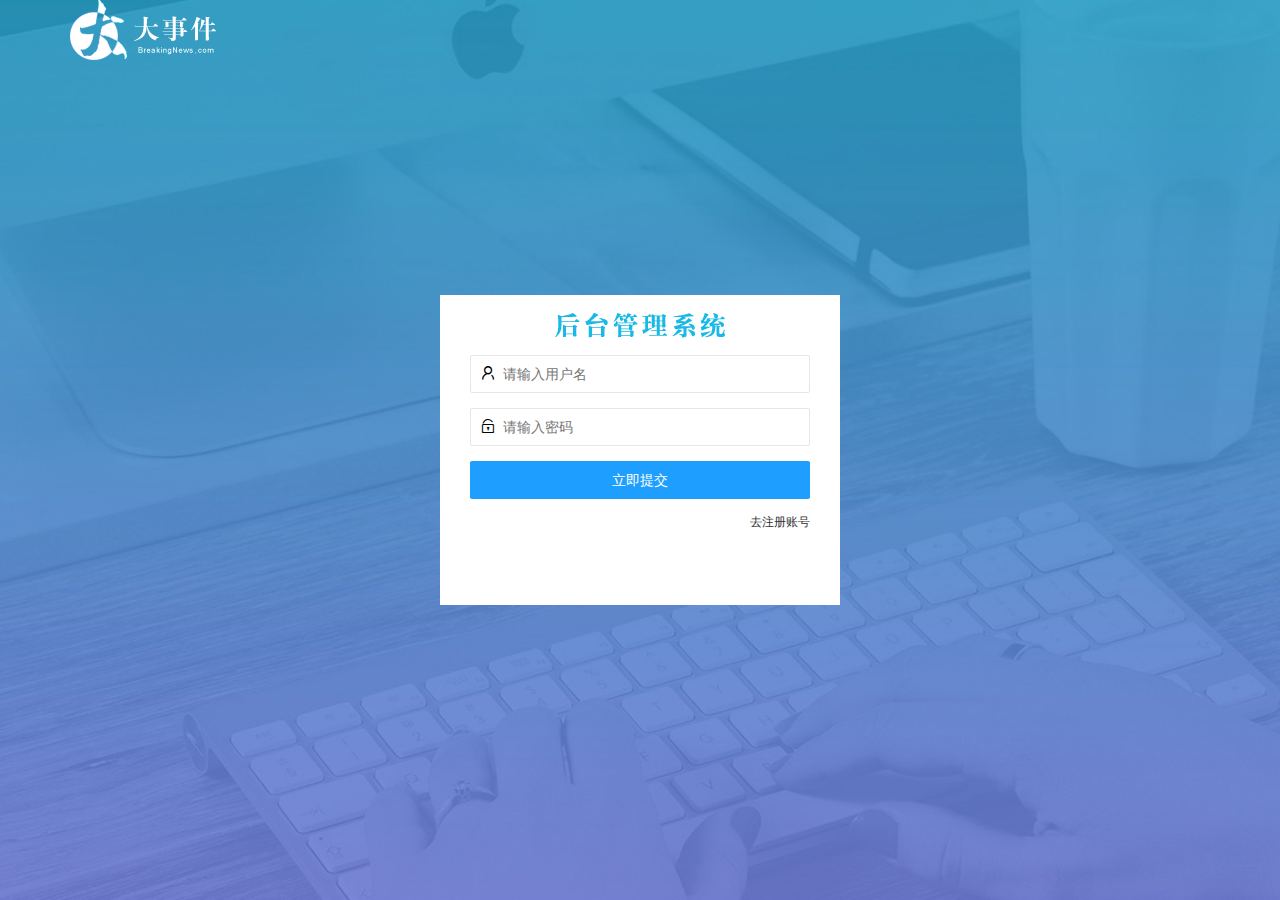
<file: login.html>
<!DOCTYPE html>
<html lang="en">
<head>
  <meta charset="UTF-8">
  <meta http-equiv="X-UA-Compatible" content="IE=edge">
  <meta name="viewport" content="width=device-width, initial-scale=1.0">
  <title>登录/注册</title>
  <link rel="stylesheet" href="./assets/lib/layui/css/layui.css">
  <link rel="stylesheet" href="./assets/css/login.css">
</head>
<body>
  <!-- logo区域 -->
  <div class="layui-main">
    <img src="./assets/images/logo.png">
  </div>

  <!-- 登录注册区域 -->
  <div class="login">
    <!-- 标题区域 -->
    <div class="title"></div>
    <!-- 登录表单内容 -->
    <div class="login-box">
      <form class="layui-form" id="login-form">
        <div class="layui-form-item">
          <i class="layui-icon layui-icon-username"></i> 
          <input type="text" name="username" required lay-verify="required" placeholder="请输入用户名" autocomplete="off" class="layui-input">
        </div>
        <div class="layui-form-item">
          <i class="layui-icon layui-icon-password"></i> 
          <input type="password" name="password" required lay-verify="required|pad" placeholder="请输入密码" autocomplete="off" class="layui-input">
        </div>
        <div class="layui-form-item">
          <button class="layui-btn layui-btn-fluid layui-btn-normal" lay-submit>立即提交</button>
        </div>
        <div class="layui-form-item btn-box">
          <a href="javascript:;" class="reg-btn">去注册账号</a>
        </div>
      </form>
    </div>
    <!-- 注册表单内容 -->
    <div class="reg-box">
      <form class="layui-form" id="reg-form">
        <div class="layui-form-item">
          <i class="layui-icon layui-icon-username"></i> 
          <input type="text" name="username" required lay-verify="required" placeholder="请输入用户名" autocomplete="off" class="layui-input">
        </div>
        <div class="layui-form-item">
          <i class="layui-icon layui-icon-password"></i> 
          <input type="password" name="password" required lay-verify="required|pad" placeholder="请输入密码" autocomplete="off" class="layui-input">
        </div>
        <div class="layui-form-item">
          <i class="layui-icon layui-icon-password"></i> 
          <input type="password" name="confirm-pad" lay-verify="required|pad|copad" required placeholder="再次确认密码" autocomplete="off" class="layui-input">
        </div>
        <div class="layui-form-item">
          <button class="layui-btn layui-btn-fluid layui-btn-normal" lay-submit>注册</button>
        </div>
        <div class="layui-form-item btn-box">
          <a href="javascript:;" class="login-btn">去登录</a>
        </div>
      </form>
    </div>
  </div>

  <script src="./assets/lib/layui/layui.all.js"></script>
  <script src="./assets/lib/jquery.js"></script>
  <!-- 自动拼接地址 js -->
  <script src="./assets/js/baseApi.js"></script>
  <script src="./assets/js/login.js"></script>
</body>
</html>
</file>
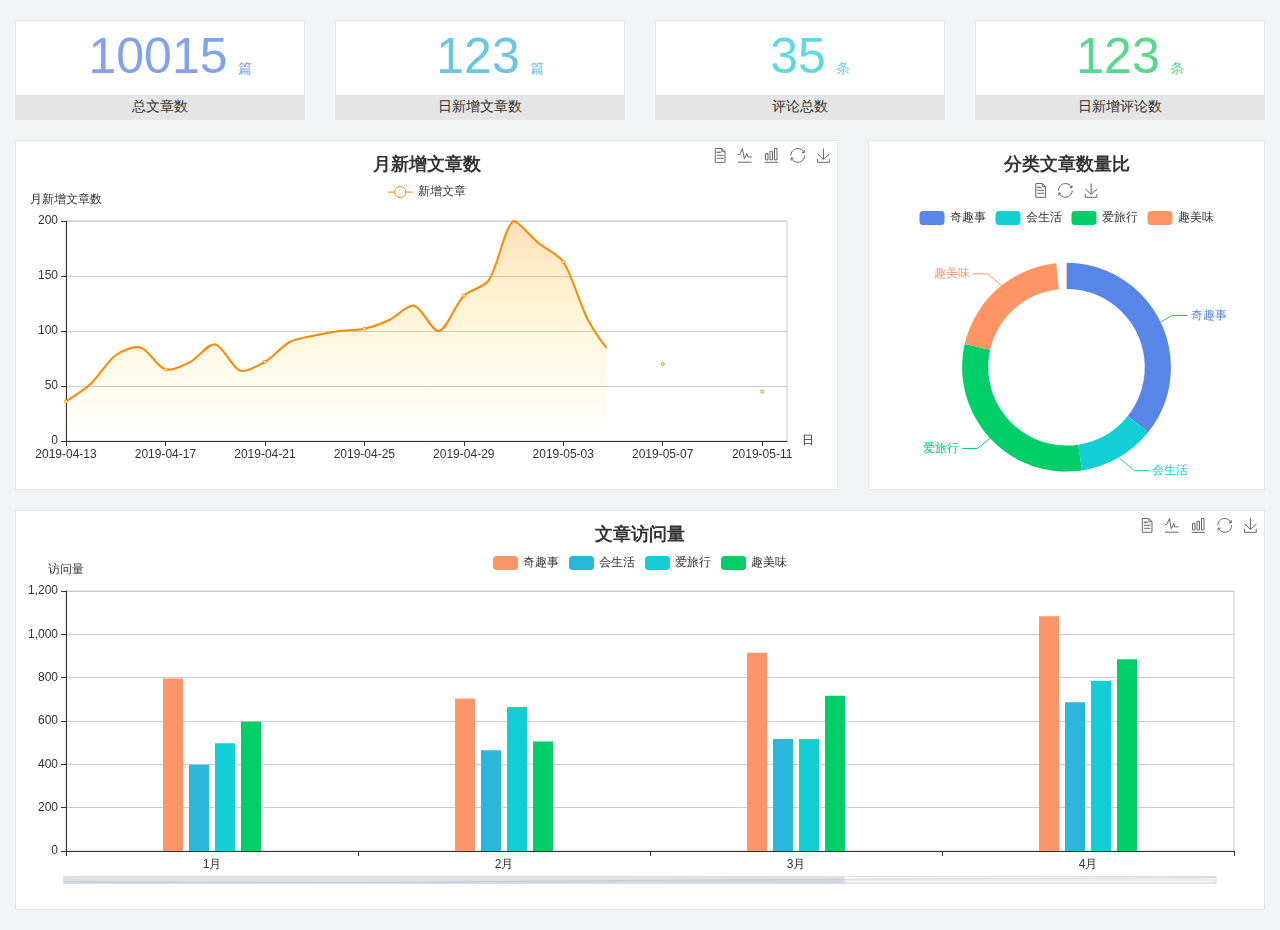
<file: home/dashboard.html>
<!DOCTYPE html>
<html lang="en">

<head>
  <meta charset="UTF-8">
  <meta name="viewport" content="width=device-width, initial-scale=1.0">
  <meta http-equiv="X-UA-Compatible" content="ie=edge">
  <title>图表统计</title>
  <link rel="stylesheet" href="../assets/lib/bootstrap.css" />
  <link rel="stylesheet" href="../assets/lib/main.css" />
  <script src="../assets/lib/jquery.js"></script>
  <script type="text/javascript" src="../assets/lib/echarts.min.js"></script>
</head>

<body>
  <div class="container-fluid">
    <div class="row spannel_list">
      <div class="col-sm-3 col-xs-6">
        <div class="spannel">
          <em>10015</em><span>篇</span>
          <b>总文章数</b>
        </div>
      </div>
      <div class="col-sm-3 col-xs-6">
        <div class="spannel scolor01">
          <em>123</em><span>篇</span>
          <b>日新增文章数</b>
        </div>
      </div>
      <div class="col-sm-3 col-xs-6">
        <div class="spannel scolor02">
          <em>35</em><span>条</span>
          <b>评论总数</b>
        </div>
      </div>
      <div class="col-sm-3 col-xs-6">
        <div class="spannel scolor03">
          <em>123</em><span>条</span>
          <b>日新增评论数</b>
        </div>
      </div>
    </div>
  </div>

  <div class="container-fluid">
    <div class="row curve-pie">
      <div class="col-lg-8 col-md-8">
        <div class="gragh_pannel" id="curve_show"></div>
      </div>
      <div class="col-lg-4 col-md-4">
        <div class="gragh_pannel" id="pie_show"></div>
      </div>
    </div>
  </div>

  <div class="container-fluid">
    <div class="column_pannel" id="column_show"></div>
  </div>

  <script>
    var oChart = echarts.init(document.getElementById('curve_show'));
    var aList_all = [
      { 'count': 36, 'date': '2019-04-13' },
      { 'count': 52, 'date': '2019-04-14' },
      { 'count': 78, 'date': '2019-04-15' },
      { 'count': 85, 'date': '2019-04-16' },
      { 'count': 65, 'date': '2019-04-17' },
      { 'count': 72, 'date': '2019-04-18' },
      { 'count': 88, 'date': '2019-04-19' },
      { 'count': 64, 'date': '2019-04-20' },
      { 'count': 72, 'date': '2019-04-21' },
      { 'count': 90, 'date': '2019-04-22' },
      { 'count': 96, 'date': '2019-04-23' },
      { 'count': 100, 'date': '2019-04-24' },
      { 'count': 102, 'date': '2019-04-25' },
      { 'count': 110, 'date': '2019-04-26' },
      { 'count': 123, 'date': '2019-04-27' },
      { 'count': 100, 'date': '2019-04-28' },
      { 'count': 132, 'date': '2019-04-29' },
      { 'count': 146, 'date': '2019-04-30' },
      { 'count': 200, 'date': '2019-05-01' },
      { 'count': 180, 'date': '2019-05-02' },
      { 'count': 163, 'date': '2019-05-03' },
      { 'count': 110, 'date': '2019-05-04' },
      { 'count': 80, 'date': '2019-05-05' },
      { 'count': 82, 'date': '2019-05-06' },
      { 'count': 70, 'date': '2019-05-07' },
      { 'count': 65, 'date': '2019-05-08' },
      { 'count': 54, 'date': '2019-05-09' },
      { 'count': 40, 'date': '2019-05-10' },
      { 'count': 45, 'date': '2019-05-11' },
      { 'count': 38, 'date': '2019-05-12' },
    ];

    let aCount = [];
    let aDate = [];

    for (var i = 0; i < aList_all.length; i++) {
      aCount.push(aList_all[i].count);
      aDate.push(aList_all[i].date);
    }

    var chartopt = {
      title: {
        text: '月新增文章数',
        left: 'center',
        top: '10'
      },
      tooltip: {
        trigger: 'axis'
      },
      legend: {
        data: ['新增文章'],
        top: '40'
      },
      toolbox: {
        show: true,
        feature: {
          mark: { show: true },
          dataView: { show: true, readOnly: false },
          magicType: { show: true, type: ['line', 'bar'] },
          restore: { show: true },
          saveAsImage: { show: true }
        }
      },
      calculable: true,
      xAxis: [
        {
          name: '日',
          type: 'category',
          boundaryGap: false,
          data: aDate
        }
      ],
      yAxis: [
        {
          name: '月新增文章数',
          type: 'value'
        }
      ],
      series: [
        {
          name: '新增文章',
          type: 'line',
          smooth: true,
          itemStyle: { normal: { areaStyle: { type: 'default' }, color: '#f80' }, lineStyle: { color: '#f80' } },
          data: aCount
        }],
      areaStyle: {
        normal: {
          color: new echarts.graphic.LinearGradient(0, 0, 0, 1, [{
            offset: 0,
            color: 'rgba(255,136,0,0.39)'
          }, {
            offset: .34,
            color: 'rgba(255,180,0,0.25)'
          }, {
            offset: 1,
            color: 'rgba(255,222,0,0.00)'
          }])

        }
      },
      grid: {
        show: true,
        x: 50,
        x2: 50,
        y: 80,
        height: 220
      }
    };

    oChart.setOption(chartopt);


    var oPie = echarts.init(document.getElementById('pie_show'));
    var oPieopt =
    {
      title: {
        top: 10,
        text: '分类文章数量比',
        x: 'center'
      },
      tooltip: {
        trigger: 'item',
        formatter: "{a} <br/>{b} : {c} ({d}%)"
      },
      color: ['#5885e8', '#13cfd5', '#00ce68', '#ff9565'],
      legend: {
        x: 'center',
        top: 65,
        data: ['奇趣事', '会生活', '爱旅行', '趣美味']
      },
      toolbox: {
        show: true,
        x: 'center',
        top: 35,
        feature: {
          mark: { show: true },
          dataView: { show: true, readOnly: false },
          magicType: {
            show: true,
            type: ['pie', 'funnel'],
            option: {
              funnel: {
                x: '25%',
                width: '50%',
                funnelAlign: 'left',
                max: 1548
              }
            }
          },
          restore: { show: true },
          saveAsImage: { show: true }
        }
      },
      calculable: true,
      series: [
        {
          name: '访问来源',
          type: 'pie',
          radius: ['45%', '60%'],
          center: ['50%', '65%'],
          data: [
            { value: 300, name: '奇趣事' },
            { value: 100, name: '会生活' },
            { value: 260, name: '爱旅行' },
            { value: 180, name: '趣美味' }
          ]
        }
      ]
    };
    oPie.setOption(oPieopt);



    var oColumn = this.echarts.init(document.getElementById('column_show'));
    var oColumnopt =
    {
      title: {
        text: '文章访问量',
        left: 'center',
        top: '10'
      },
      tooltip: {
        trigger: 'axis'
      },
      legend: {
        data: ['奇趣事', '会生活', '爱旅行', '趣美味'],
        top: '40'
      },
      toolbox: {
        show: true,
        feature: {
          mark: { show: true },
          dataView: { show: true, readOnly: false },
          magicType: { show: true, type: ['line', 'bar'] },
          restore: { show: true },
          saveAsImage: { show: true }
        }
      },
      calculable: true,
      xAxis: [
        {
          type: 'category',
          data: ['1月', '2月', '3月', '4月', '5月']
        }
      ],
      yAxis: [
        {
          name: '访问量',
          type: 'value'
        }
      ],
      series: [
        {
          name: '奇趣事',
          type: 'bar',
          barWidth: 20,
          itemStyle: {
            normal: { areaStyle: { type: 'default' }, color: '#fd956a' }
          },
          data: [800, 708, 920, 1090, 1200]
        },
        {
          name: '会生活',
          type: 'bar',
          barWidth: 20,
          itemStyle: {
            normal: { areaStyle: { type: 'default' }, color: '#2bb6db' }
          },
          data: [400, 468, 520, 690, 800]
        },
        {
          name: '爱旅行',
          type: 'bar',
          barWidth: 20,
          itemStyle: {
            normal: { areaStyle: { type: 'default' }, color: '#13cfd5' }
          },
          data: [500, 668, 520, 790, 900]
        },
        {
          name: '趣美味',
          type: 'bar',
          barWidth: 20,
          itemStyle: {
            normal: { areaStyle: { type: 'default' }, color: '#00ce68' }
          },
          data: [600, 508, 720, 890, 1000]
        }
      ],
      grid: {
        show: true,
        x: 50,
        x2: 30,
        y: 80,
        height: 260
      },
      dataZoom: [//给x轴设置滚动条
        {
          start: 0,//默认为0
          end: 100 - 1000 / 31,//默认为100
          type: 'slider',
          show: true,
          xAxisIndex: [0],
          handleSize: 0,//滑动条的 左右2个滑动条的大小
          height: 8,//组件高度
          left: 45, //左边的距离
          right: 50,//右边的距离
          bottom: 26,//右边的距离
          handleColor: '#ddd',//h滑动图标的颜色
          handleStyle: {
            borderColor: "#cacaca",
            borderWidth: "1",
            shadowBlur: 2,
            background: "#ddd",
            shadowColor: "#ddd",
          }
        }]
    };
    oColumn.setOption(oColumnopt);
  </script>
</body>

</html>
</file>
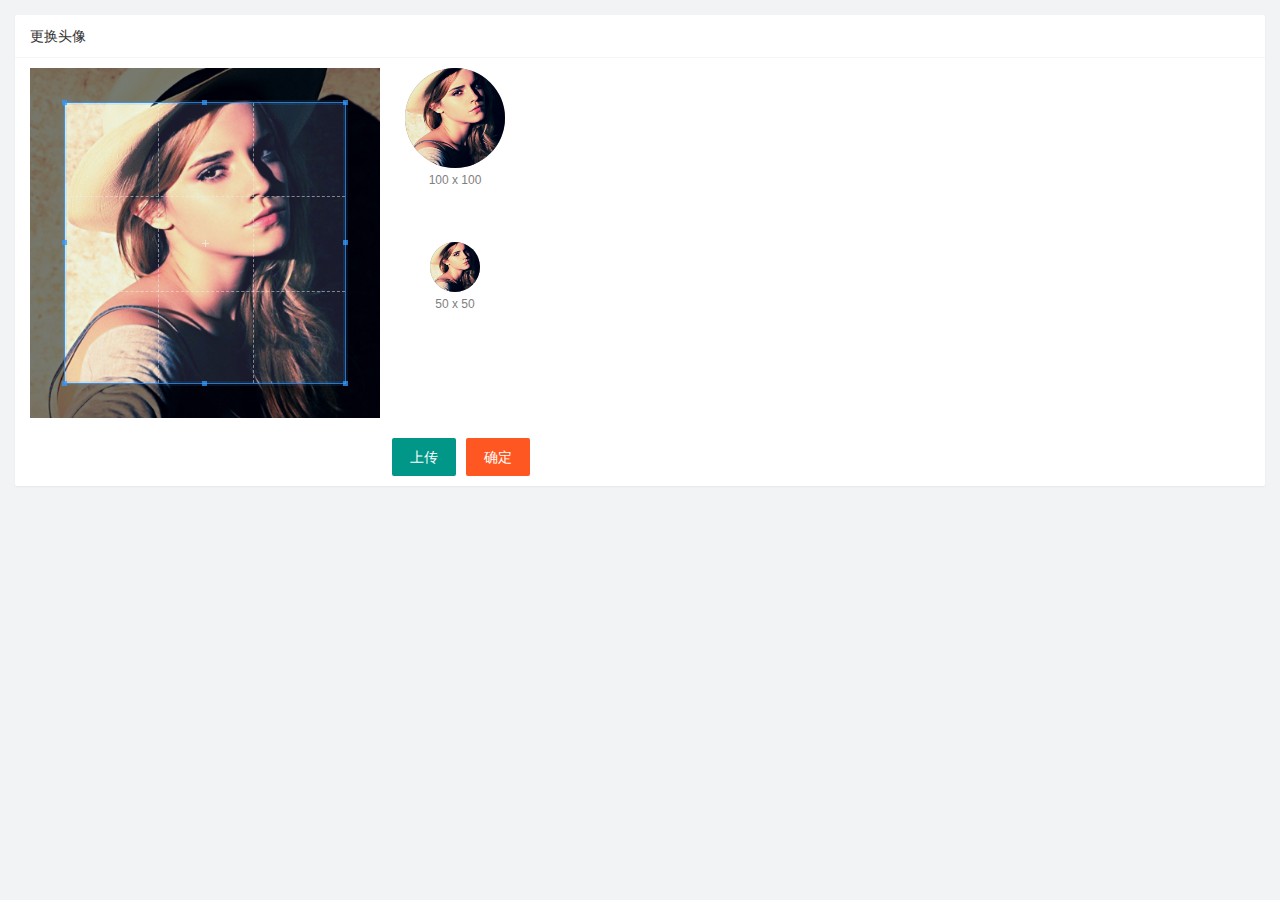
<file: user/user_avatar.html>
<!DOCTYPE html>
<html lang="en">

<head>
  <meta charset="UTF-8">
  <meta http-equiv="X-UA-Compatible" content="IE=edge">
  <meta name="viewport" content="width=device-width, initial-scale=1.0">
  <title>Document</title>
  <link rel="stylesheet" href="../assets/lib/layui/css/layui.css">
  <link rel="stylesheet" href="../assets/lib/cropper/cropper.css" />
  <link rel="stylesheet" href="../assets/css/user/user_avatar.css">
</head>

<body>
  <div class="layui-card">
    <div class="layui-card-header">更换头像</div>
    <div class="layui-card-body">
      <!-- 第一行的图片裁剪和预览区域 -->
      <div class="row1">
        <!-- 图片裁剪区域 -->
        <div class="cropper-box">
          <!-- 这个 img 标签很重要，将来会把它初始化为裁剪区域 -->
          <img id="image" src="../assets/images/sample.jpg" />
        </div>
        <!-- 图片的预览区域 -->
        <div class="preview-box">
          <div>
            <!-- 宽高为 100px 的预览区域 -->
            <div class="img-preview w100"></div>
            <p class="size">100 x 100</p>
          </div>
          <div>
            <!-- 宽高为 50px 的预览区域 -->
            <div class="img-preview w50"></div>
            <p class="size">50 x 50</p>
          </div>
        </div>
      </div>

      <!-- 第二行的按钮区域 -->
      <div class="row2">
        <!-- accept 可以指定 用户选择什么类型的文件 -->
        <input type="file" id="file" accept="image/png,image/jpeg">
        <button type="button" class="layui-btn" id="btnChooseImage">上传</button>
        <button type="button" class="layui-btn layui-btn-danger" id="btnUpload">确定</button>
      </div>
    </div>
  </div>

  <script src="../assets/lib/layui/layui.all.js"></script>
  <script src="../assets/lib/jquery.js"></script>
  <script src="../assets/lib/cropper/Cropper.js"></script>
  <script src="../assets/lib/cropper/jquery-cropper.js"></script>
  <script src="../assets/js/baseApi.js"></script>
  <script src="../assets/js/user_avatar.js"></script>
</body>

</html>
</file>
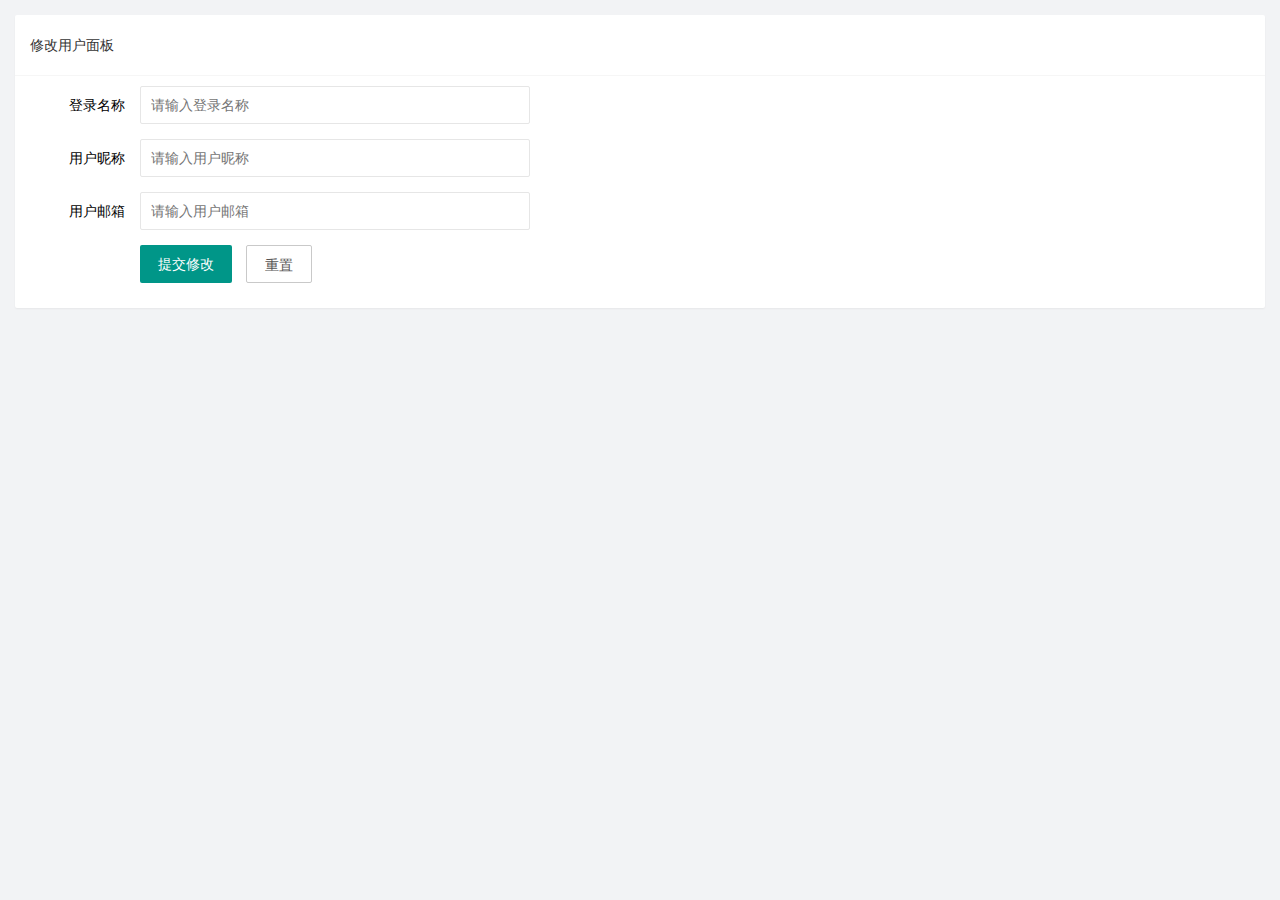
<file: user/user_info.html>
<!DOCTYPE html>
<html lang="en">
<head>
  <meta charset="UTF-8">
  <meta http-equiv="X-UA-Compatible" content="IE=edge">
  <meta name="viewport" content="width=device-width, initial-scale=1.0">
  <title>基本资料</title>
  <link rel="stylesheet" href="../assets/lib/layui/css/layui.css">
  <link rel="stylesheet" href="../assets/css/user/user_info.css">
</head>
<body>
  <!-- 卡片区域 -->
  <div class="layui-card">
    <div class="layui-card-header">修改用户面板</div>
    <div class="layui-card-body">
      <!-- form表单区域 -->
      <form class="layui-form" lay-filter="formUserInfo">
        <!-- 隐藏域，存储id -->
        <input type="hidden" name="id" value="">
        <div class="layui-form-item">
          <label class="layui-form-label">登录名称</label>
          <div class="layui-input-block">
            <input type="text" name="username" required readonly  lay-verify="required" placeholder="请输入登录名称" autocomplete="off" class="layui-input">
          </div>
        </div>
        <div class="layui-form-item">
          <label class="layui-form-label">用户昵称</label>
          <div class="layui-input-block">
            <input type="text" name="nickname" required  lay-verify="required|nickname" placeholder="请输入用户昵称" autocomplete="off" class="layui-input">
          </div>
        </div>
        <div class="layui-form-item">
          <label class="layui-form-label">用户邮箱</label>
          <div class="layui-input-block">
            <input type="text" name="email" required  lay-verify="required|email" placeholder="请输入用户邮箱" autocomplete="off" class="layui-input">
          </div>
        </div>
        <div class="layui-form-item">
          <div class="layui-input-block">
            <button class="layui-btn" lay-submit lay-filter="formDemo">提交修改</button>
            <button type="reset" class="layui-btn layui-btn-primary" id="btnReset">重置</button>
          </div>
        </div>
    </div>
  </div>

  <script src="../assets/lib/layui/layui.all.js"></script>
  <script src="../assets/lib/jquery.js"></script>
  <script src="../assets/js/baseApi.js"></script>
  <script src="../assets/js/user_info.js"></script>
</body>
</html>
</file>
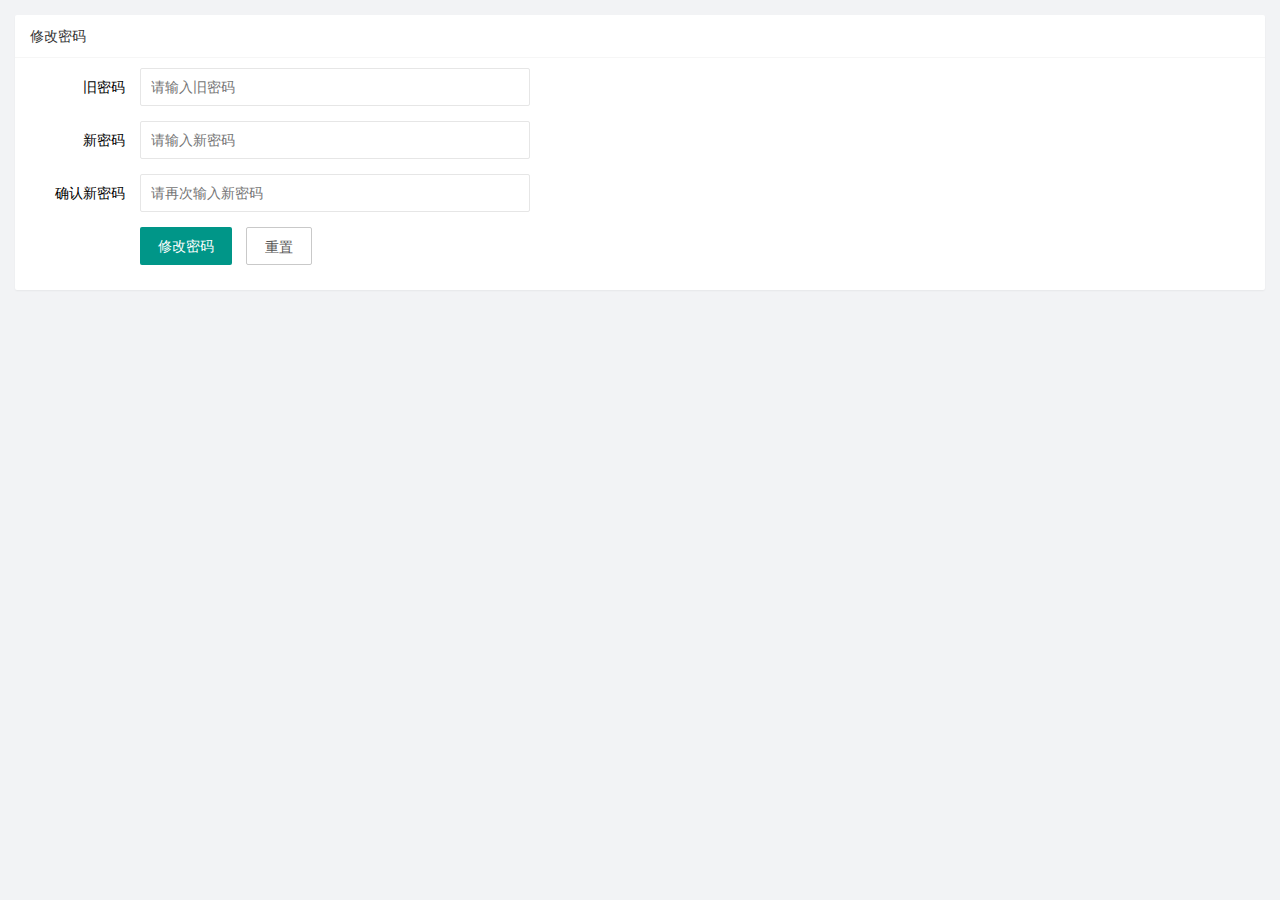
<file: user/user_pwd.html>
<!DOCTYPE html>
<html lang="en">
<head>
  <meta charset="UTF-8">
  <meta http-equiv="X-UA-Compatible" content="IE=edge">
  <meta name="viewport" content="width=device-width, initial-scale=1.0">
  <title>Document</title>
  <link rel="stylesheet" href="../assets/lib/layui/css/layui.css">
  <link rel="stylesheet" href="../assets/css/user/user_pwd.css">
</head>
<body>
  <div class="layui-card">
    <div class="layui-card-header">修改密码</div>
    <div class="layui-card-body">
      <form class="layui-form">
        <div class="layui-form-item">
          <label class="layui-form-label">旧密码</label>
          <div class="layui-input-block">
            <input type="text" name="oldPwd" required  lay-verify="required" placeholder="请输入旧密码" autocomplete="off" class="layui-input">
          </div>
        </div>
        <div class="layui-form-item">
          <label class="layui-form-label">新密码</label>
          <div class="layui-input-block">
            <input type="password" name="newPwd" required  lay-verify="required|samePwd" placeholder="请输入新密码" autocomplete="off" class="layui-input">
          </div>
        </div>
        <div class="layui-form-item">
          <label class="layui-form-label">确认新密码</label>
          <div class="layui-input-block">
            <input type="password" name="rePwd" required  lay-verify="required|rePwd" placeholder="请再次输入新密码" autocomplete="off" class="layui-input">
          </div>
        </div>
        <div class="layui-form-item">
          <div class="layui-input-block">
            <button class="layui-btn" lay-submit lay-filter="formDemo">修改密码</button>
            <button type="reset" class="layui-btn layui-btn-primary">重置</button>
          </div>
        </div>
      </form>
    </div>
  </div>
  
  <script src="../assets/lib/layui/layui.all.js"></script>
  <script src="../assets/lib/jquery.js"></script>
  <script src="../assets/js/baseApi.js"></script>
  <script src="../assets/js/user_pwd.js"></script>
</body>
</html>
</file>
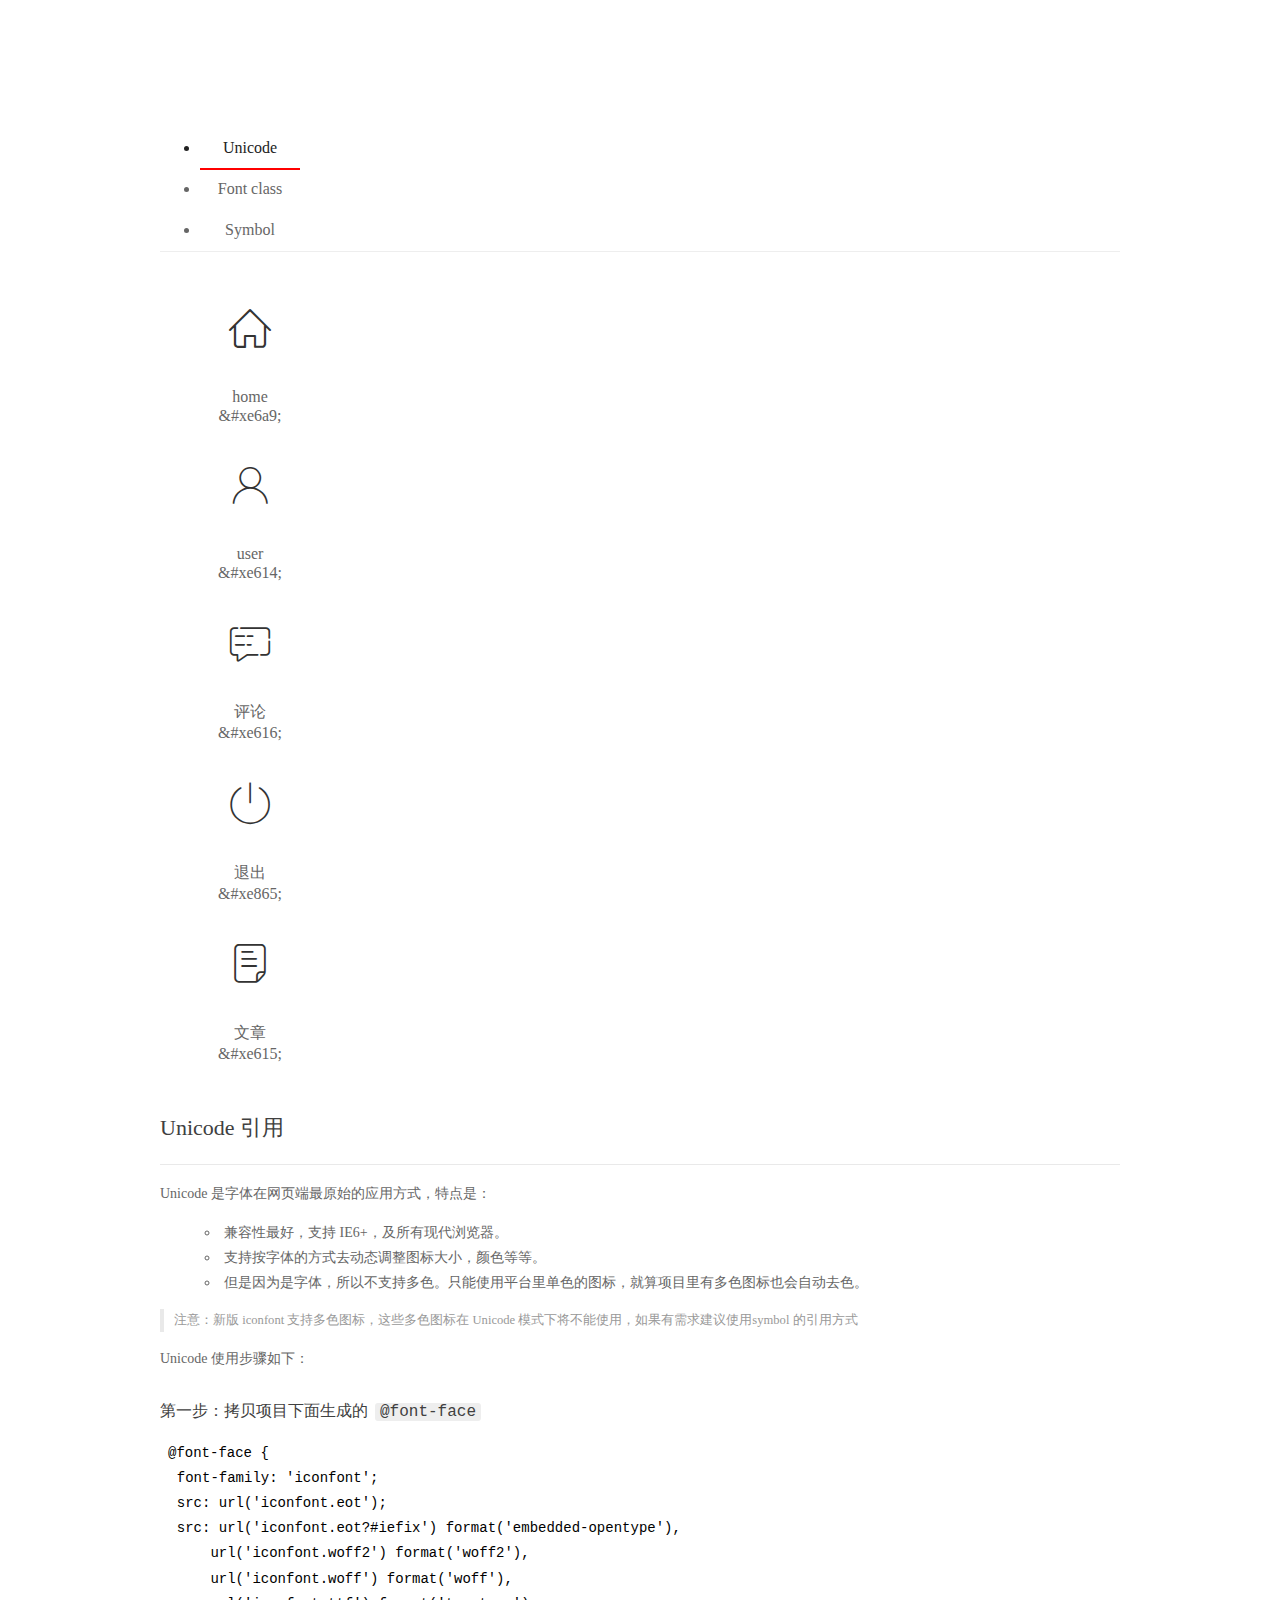
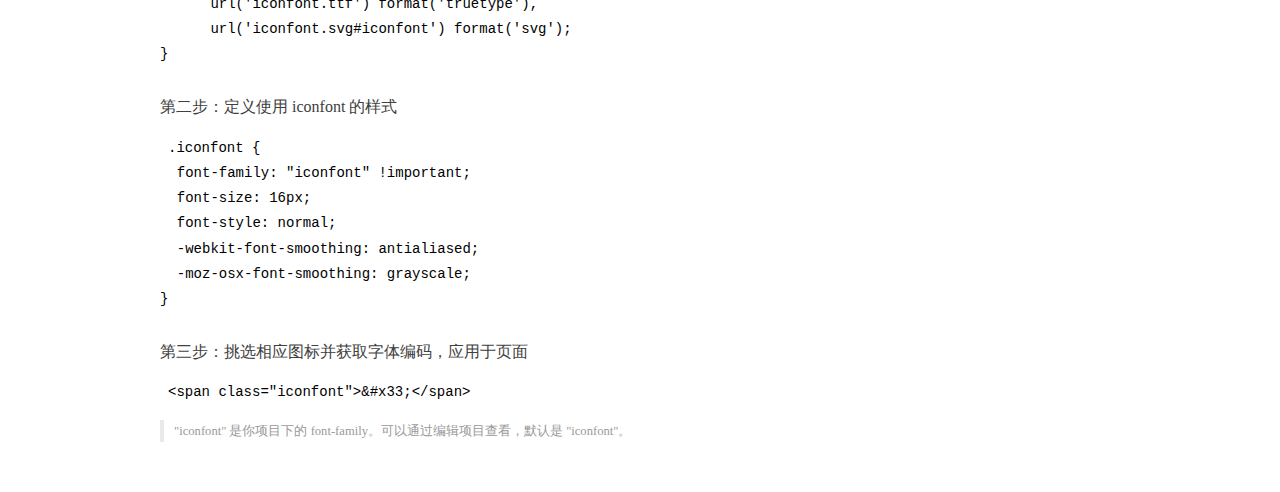
<file: assets/fonts/demo_index.html>
<!DOCTYPE html>
<html>
<head>
  <meta charset="utf-8"/>
  <title>IconFont Demo</title>
  <link rel="shortcut icon" href="https://gtms04.alicdn.com/tps/i4/TB1_oz6GVXXXXaFXpXXJDFnIXXX-64-64.ico" type="image/x-icon"/>
  <link rel="stylesheet" href="https://g.alicdn.com/thx/cube/1.3.2/cube.min.css">
  <link rel="stylesheet" href="demo.css">
  <link rel="stylesheet" href="iconfont.css">
  <script src="iconfont.js"></script>
  <!-- jQuery -->
  <script src="https://a1.alicdn.com/oss/uploads/2018/12/26/7bfddb60-08e8-11e9-9b04-53e73bb6408b.js"></script>
  <!-- 代码高亮 -->
  <script src="https://a1.alicdn.com/oss/uploads/2018/12/26/a3f714d0-08e6-11e9-8a15-ebf944d7534c.js"></script>
</head>
<body>
  <div class="main">
    <h1 class="logo"><a href="https://www.iconfont.cn/" title="iconfont 首页" target="_blank">&#xe86b;</a></h1>
    <div class="nav-tabs">
      <ul id="tabs" class="dib-box">
        <li class="dib active"><span>Unicode</span></li>
        <li class="dib"><span>Font class</span></li>
        <li class="dib"><span>Symbol</span></li>
      </ul>
      
    </div>
    <div class="tab-container">
      <div class="content unicode" style="display: block;">
          <ul class="icon_lists dib-box">
          
            <li class="dib">
              <span class="icon iconfont">&#xe6a9;</span>
                <div class="name">home</div>
                <div class="code-name">&amp;#xe6a9;</div>
              </li>
          
            <li class="dib">
              <span class="icon iconfont">&#xe614;</span>
                <div class="name">user</div>
                <div class="code-name">&amp;#xe614;</div>
              </li>
          
            <li class="dib">
              <span class="icon iconfont">&#xe616;</span>
                <div class="name">评论</div>
                <div class="code-name">&amp;#xe616;</div>
              </li>
          
            <li class="dib">
              <span class="icon iconfont">&#xe865;</span>
                <div class="name">退出</div>
                <div class="code-name">&amp;#xe865;</div>
              </li>
          
            <li class="dib">
              <span class="icon iconfont">&#xe615;</span>
                <div class="name">文章</div>
                <div class="code-name">&amp;#xe615;</div>
              </li>
          
          </ul>
          <div class="article markdown">
          <h2 id="unicode-">Unicode 引用</h2>
          <hr>

          <p>Unicode 是字体在网页端最原始的应用方式，特点是：</p>
          <ul>
            <li>兼容性最好，支持 IE6+，及所有现代浏览器。</li>
            <li>支持按字体的方式去动态调整图标大小，颜色等等。</li>
            <li>但是因为是字体，所以不支持多色。只能使用平台里单色的图标，就算项目里有多色图标也会自动去色。</li>
          </ul>
          <blockquote>
            <p>注意：新版 iconfont 支持多色图标，这些多色图标在 Unicode 模式下将不能使用，如果有需求建议使用symbol 的引用方式</p>
          </blockquote>
          <p>Unicode 使用步骤如下：</p>
          <h3 id="-font-face">第一步：拷贝项目下面生成的 <code>@font-face</code></h3>
<pre><code class="language-css"
>@font-face {
  font-family: 'iconfont';
  src: url('iconfont.eot');
  src: url('iconfont.eot?#iefix') format('embedded-opentype'),
      url('iconfont.woff2') format('woff2'),
      url('iconfont.woff') format('woff'),
      url('iconfont.ttf') format('truetype'),
      url('iconfont.svg#iconfont') format('svg');
}
</code></pre>
          <h3 id="-iconfont-">第二步：定义使用 iconfont 的样式</h3>
<pre><code class="language-css"
>.iconfont {
  font-family: "iconfont" !important;
  font-size: 16px;
  font-style: normal;
  -webkit-font-smoothing: antialiased;
  -moz-osx-font-smoothing: grayscale;
}
</code></pre>
          <h3 id="-">第三步：挑选相应图标并获取字体编码，应用于页面</h3>
<pre>
<code class="language-html"
>&lt;span class="iconfont"&gt;&amp;#x33;&lt;/span&gt;
</code></pre>
          <blockquote>
            <p>"iconfont" 是你项目下的 font-family。可以通过编辑项目查看，默认是 "iconfont"。</p>
          </blockquote>
          </div>
      </div>
      <div class="content font-class">
        <ul class="icon_lists dib-box">
          
          <li class="dib">
            <span class="icon iconfont icon-home"></span>
            <div class="name">
              home
            </div>
            <div class="code-name">.icon-home
            </div>
          </li>
          
          <li class="dib">
            <span class="icon iconfont icon-user"></span>
            <div class="name">
              user
            </div>
            <div class="code-name">.icon-user
            </div>
          </li>
          
          <li class="dib">
            <span class="icon iconfont icon-pinglun"></span>
            <div class="name">
              评论
            </div>
            <div class="code-name">.icon-pinglun
            </div>
          </li>
          
          <li class="dib">
            <span class="icon iconfont icon-tuichu"></span>
            <div class="name">
              退出
            </div>
            <div class="code-name">.icon-tuichu
            </div>
          </li>
          
          <li class="dib">
            <span class="icon iconfont icon-16"></span>
            <div class="name">
              文章
            </div>
            <div class="code-name">.icon-16
            </div>
          </li>
          
        </ul>
        <div class="article markdown">
        <h2 id="font-class-">font-class 引用</h2>
        <hr>

        <p>font-class 是 Unicode 使用方式的一种变种，主要是解决 Unicode 书写不直观，语意不明确的问题。</p>
        <p>与 Unicode 使用方式相比，具有如下特点：</p>
        <ul>
          <li>兼容性良好，支持 IE8+，及所有现代浏览器。</li>
          <li>相比于 Unicode 语意明确，书写更直观。可以很容易分辨这个 icon 是什么。</li>
          <li>因为使用 class 来定义图标，所以当要替换图标时，只需要修改 class 里面的 Unicode 引用。</li>
          <li>不过因为本质上还是使用的字体，所以多色图标还是不支持的。</li>
        </ul>
        <p>使用步骤如下：</p>
        <h3 id="-fontclass-">第一步：引入项目下面生成的 fontclass 代码：</h3>
<pre><code class="language-html">&lt;link rel="stylesheet" href="./iconfont.css"&gt;
</code></pre>
        <h3 id="-">第二步：挑选相应图标并获取类名，应用于页面：</h3>
<pre><code class="language-html">&lt;span class="iconfont icon-xxx"&gt;&lt;/span&gt;
</code></pre>
        <blockquote>
          <p>"
            iconfont" 是你项目下的 font-family。可以通过编辑项目查看，默认是 "iconfont"。</p>
        </blockquote>
      </div>
      </div>
      <div class="content symbol">
          <ul class="icon_lists dib-box">
          
            <li class="dib">
                <svg class="icon svg-icon" aria-hidden="true">
                  <use xlink:href="#icon-home"></use>
                </svg>
                <div class="name">home</div>
                <div class="code-name">#icon-home</div>
            </li>
          
            <li class="dib">
                <svg class="icon svg-icon" aria-hidden="true">
                  <use xlink:href="#icon-user"></use>
                </svg>
                <div class="name">user</div>
                <div class="code-name">#icon-user</div>
            </li>
          
            <li class="dib">
                <svg class="icon svg-icon" aria-hidden="true">
                  <use xlink:href="#icon-pinglun"></use>
                </svg>
                <div class="name">评论</div>
                <div class="code-name">#icon-pinglun</div>
            </li>
          
            <li class="dib">
                <svg class="icon svg-icon" aria-hidden="true">
                  <use xlink:href="#icon-tuichu"></use>
                </svg>
                <div class="name">退出</div>
                <div class="code-name">#icon-tuichu</div>
            </li>
          
            <li class="dib">
                <svg class="icon svg-icon" aria-hidden="true">
                  <use xlink:href="#icon-16"></use>
                </svg>
                <div class="name">文章</div>
                <div class="code-name">#icon-16</div>
            </li>
          
          </ul>
          <div class="article markdown">
          <h2 id="symbol-">Symbol 引用</h2>
          <hr>

          <p>这是一种全新的使用方式，应该说这才是未来的主流，也是平台目前推荐的用法。相关介绍可以参考这篇<a href="">文章</a>
            这种用法其实是做了一个 SVG 的集合，与另外两种相比具有如下特点：</p>
          <ul>
            <li>支持多色图标了，不再受单色限制。</li>
            <li>通过一些技巧，支持像字体那样，通过 <code>font-size</code>, <code>color</code> 来调整样式。</li>
            <li>兼容性较差，支持 IE9+，及现代浏览器。</li>
            <li>浏览器渲染 SVG 的性能一般，还不如 png。</li>
          </ul>
          <p>使用步骤如下：</p>
          <h3 id="-symbol-">第一步：引入项目下面生成的 symbol 代码：</h3>
<pre><code class="language-html">&lt;script src="./iconfont.js"&gt;&lt;/script&gt;
</code></pre>
          <h3 id="-css-">第二步：加入通用 CSS 代码（引入一次就行）：</h3>
<pre><code class="language-html">&lt;style&gt;
.icon {
  width: 1em;
  height: 1em;
  vertical-align: -0.15em;
  fill: currentColor;
  overflow: hidden;
}
&lt;/style&gt;
</code></pre>
          <h3 id="-">第三步：挑选相应图标并获取类名，应用于页面：</h3>
<pre><code class="language-html">&lt;svg class="icon" aria-hidden="true"&gt;
  &lt;use xlink:href="#icon-xxx"&gt;&lt;/use&gt;
&lt;/svg&gt;
</code></pre>
          </div>
      </div>

    </div>
  </div>
  <script>
  $(document).ready(function () {
      $('.tab-container .content:first').show()

      $('#tabs li').click(function (e) {
        var tabContent = $('.tab-container .content')
        var index = $(this).index()

        if ($(this).hasClass('active')) {
          return
        } else {
          $('#tabs li').removeClass('active')
          $(this).addClass('active')

          tabContent.hide().eq(index).fadeIn()
        }
      })
    })
  </script>
</body>
</html>
</file>
<file: assets/lib/layui/css/layui.css>
/** layui-v2.5.5 MIT License By https://www.layui.com */
 .layui-inline,img{display:inline-block;vertical-align:middle}h1,h2,h3,h4,h5,h6{font-weight:400}.layui-edge,.layui-header,.layui-inline,.layui-main{position:relative}.layui-body,.layui-edge,.layui-elip{overflow:hidden}.layui-btn,.layui-edge,.layui-inline,img{vertical-align:middle}.layui-btn,.layui-disabled,.layui-icon,.layui-unselect{-moz-user-select:none;-webkit-user-select:none;-ms-user-select:none}.layui-elip,.layui-form-checkbox span,.layui-form-pane .layui-form-label{text-overflow:ellipsis;white-space:nowrap}.layui-breadcrumb,.layui-tree-btnGroup{visibility:hidden}blockquote,body,button,dd,div,dl,dt,form,h1,h2,h3,h4,h5,h6,input,li,ol,p,pre,td,textarea,th,ul{margin:0;padding:0;-webkit-tap-highlight-color:rgba(0,0,0,0)}a:active,a:hover{outline:0}img{border:none}li{list-style:none}table{border-collapse:collapse;border-spacing:0}h4,h5,h6{font-size:100%}button,input,optgroup,option,select,textarea{font-family:inherit;font-size:inherit;font-style:inherit;font-weight:inherit;outline:0}pre{white-space:pre-wrap;white-space:-moz-pre-wrap;white-space:-pre-wrap;white-space:-o-pre-wrap;word-wrap:break-word}body{line-height:24px;font:14px Helvetica Neue,Helvetica,PingFang SC,Tahoma,Arial,sans-serif}hr{height:1px;margin:10px 0;border:0;clear:both}a{color:#333;text-decoration:none}a:hover{color:#777}a cite{font-style:normal;*cursor:pointer}.layui-border-box,.layui-border-box *{box-sizing:border-box}.layui-box,.layui-box *{box-sizing:content-box}.layui-clear{clear:both;*zoom:1}.layui-clear:after{content:'\20';clear:both;*zoom:1;display:block;height:0}.layui-inline{*display:inline;*zoom:1}.layui-edge{display:inline-block;width:0;height:0;border-width:6px;border-style:dashed;border-color:transparent}.layui-edge-top{top:-4px;border-bottom-color:#999;border-bottom-style:solid}.layui-edge-right{border-left-color:#999;border-left-style:solid}.layui-edge-bottom{top:2px;border-top-color:#999;border-top-style:solid}.layui-edge-left{border-right-color:#999;border-right-style:solid}.layui-disabled,.layui-disabled:hover{color:#d2d2d2!important;cursor:not-allowed!important}.layui-circle{border-radius:100%}.layui-show{display:block!important}.layui-hide{display:none!important}@font-face{font-family:layui-icon;src:url(../font/iconfont.eot?v=250);src:url(../font/iconfont.eot?v=250#iefix) format('embedded-opentype'),url(../font/iconfont.woff2?v=250) format('woff2'),url(../font/iconfont.woff?v=250) format('woff'),url(../font/iconfont.ttf?v=250) format('truetype'),url(../font/iconfont.svg?v=250#layui-icon) format('svg')}.layui-icon{font-family:layui-icon!important;font-size:16px;font-style:normal;-webkit-font-smoothing:antialiased;-moz-osx-font-smoothing:grayscale}.layui-icon-reply-fill:before{content:"\e611"}.layui-icon-set-fill:before{content:"\e614"}.layui-icon-menu-fill:before{content:"\e60f"}.layui-icon-search:before{content:"\e615"}.layui-icon-share:before{content:"\e641"}.layui-icon-set-sm:before{content:"\e620"}.layui-icon-engine:before{content:"\e628"}.layui-icon-close:before{content:"\1006"}.layui-icon-close-fill:before{content:"\1007"}.layui-icon-chart-screen:before{content:"\e629"}.layui-icon-star:before{content:"\e600"}.layui-icon-circle-dot:before{content:"\e617"}.layui-icon-chat:before{content:"\e606"}.layui-icon-release:before{content:"\e609"}.layui-icon-list:before{content:"\e60a"}.layui-icon-chart:before{content:"\e62c"}.layui-icon-ok-circle:before{content:"\1005"}.layui-icon-layim-theme:before{content:"\e61b"}.layui-icon-table:before{content:"\e62d"}.layui-icon-right:before{content:"\e602"}.layui-icon-left:before{content:"\e603"}.layui-icon-cart-simple:before{content:"\e698"}.layui-icon-face-cry:before{content:"\e69c"}.layui-icon-face-smile:before{content:"\e6af"}.layui-icon-survey:before{content:"\e6b2"}.layui-icon-tree:before{content:"\e62e"}.layui-icon-upload-circle:before{content:"\e62f"}.layui-icon-add-circle:before{content:"\e61f"}.layui-icon-download-circle:before{content:"\e601"}.layui-icon-templeate-1:before{content:"\e630"}.layui-icon-util:before{content:"\e631"}.layui-icon-face-surprised:before{content:"\e664"}.layui-icon-edit:before{content:"\e642"}.layui-icon-speaker:before{content:"\e645"}.layui-icon-down:before{content:"\e61a"}.layui-icon-file:before{content:"\e621"}.layui-icon-layouts:before{content:"\e632"}.layui-icon-rate-half:before{content:"\e6c9"}.layui-icon-add-circle-fine:before{content:"\e608"}.layui-icon-prev-circle:before{content:"\e633"}.layui-icon-read:before{content:"\e705"}.layui-icon-404:before{content:"\e61c"}.layui-icon-carousel:before{content:"\e634"}.layui-icon-help:before{content:"\e607"}.layui-icon-code-circle:before{content:"\e635"}.layui-icon-water:before{content:"\e636"}.layui-icon-username:before{content:"\e66f"}.layui-icon-find-fill:before{content:"\e670"}.layui-icon-about:before{content:"\e60b"}.layui-icon-location:before{content:"\e715"}.layui-icon-up:before{content:"\e619"}.layui-icon-pause:before{content:"\e651"}.layui-icon-date:before{content:"\e637"}.layui-icon-layim-uploadfile:before{content:"\e61d"}.layui-icon-delete:before{content:"\e640"}.layui-icon-play:before{content:"\e652"}.layui-icon-top:before{content:"\e604"}.layui-icon-friends:before{content:"\e612"}.layui-icon-refresh-3:before{content:"\e9aa"}.layui-icon-ok:before{content:"\e605"}.layui-icon-layer:before{content:"\e638"}.layui-icon-face-smile-fine:before{content:"\e60c"}.layui-icon-dollar:before{content:"\e659"}.layui-icon-group:before{content:"\e613"}.layui-icon-layim-download:before{content:"\e61e"}.layui-icon-picture-fine:before{content:"\e60d"}.layui-icon-link:before{content:"\e64c"}.layui-icon-diamond:before{content:"\e735"}.layui-icon-log:before{content:"\e60e"}.layui-icon-rate-solid:before{content:"\e67a"}.layui-icon-fonts-del:before{content:"\e64f"}.layui-icon-unlink:before{content:"\e64d"}.layui-icon-fonts-clear:before{content:"\e639"}.layui-icon-triangle-r:before{content:"\e623"}.layui-icon-circle:before{content:"\e63f"}.layui-icon-radio:before{content:"\e643"}.layui-icon-align-center:before{content:"\e647"}.layui-icon-align-right:before{content:"\e648"}.layui-icon-align-left:before{content:"\e649"}.layui-icon-loading-1:before{content:"\e63e"}.layui-icon-return:before{content:"\e65c"}.layui-icon-fonts-strong:before{content:"\e62b"}.layui-icon-upload:before{content:"\e67c"}.layui-icon-dialogue:before{content:"\e63a"}.layui-icon-video:before{content:"\e6ed"}.layui-icon-headset:before{content:"\e6fc"}.layui-icon-cellphone-fine:before{content:"\e63b"}.layui-icon-add-1:before{content:"\e654"}.layui-icon-face-smile-b:before{content:"\e650"}.layui-icon-fonts-html:before{content:"\e64b"}.layui-icon-form:before{content:"\e63c"}.layui-icon-cart:before{content:"\e657"}.layui-icon-camera-fill:before{content:"\e65d"}.layui-icon-tabs:before{content:"\e62a"}.layui-icon-fonts-code:before{content:"\e64e"}.layui-icon-fire:before{content:"\e756"}.layui-icon-set:before{content:"\e716"}.layui-icon-fonts-u:before{content:"\e646"}.layui-icon-triangle-d:before{content:"\e625"}.layui-icon-tips:before{content:"\e702"}.layui-icon-picture:before{content:"\e64a"}.layui-icon-more-vertical:before{content:"\e671"}.layui-icon-flag:before{content:"\e66c"}.layui-icon-loading:before{content:"\e63d"}.layui-icon-fonts-i:before{content:"\e644"}.layui-icon-refresh-1:before{content:"\e666"}.layui-icon-rmb:before{content:"\e65e"}.layui-icon-home:before{content:"\e68e"}.layui-icon-user:before{content:"\e770"}.layui-icon-notice:before{content:"\e667"}.layui-icon-login-weibo:before{content:"\e675"}.layui-icon-voice:before{content:"\e688"}.layui-icon-upload-drag:before{content:"\e681"}.layui-icon-login-qq:before{content:"\e676"}.layui-icon-snowflake:before{content:"\e6b1"}.layui-icon-file-b:before{content:"\e655"}.layui-icon-template:before{content:"\e663"}.layui-icon-auz:before{content:"\e672"}.layui-icon-console:before{content:"\e665"}.layui-icon-app:before{content:"\e653"}.layui-icon-prev:before{content:"\e65a"}.layui-icon-website:before{content:"\e7ae"}.layui-icon-next:before{content:"\e65b"}.layui-icon-component:before{content:"\e857"}.layui-icon-more:before{content:"\e65f"}.layui-icon-login-wechat:before{content:"\e677"}.layui-icon-shrink-right:before{content:"\e668"}.layui-icon-spread-left:before{content:"\e66b"}.layui-icon-camera:before{content:"\e660"}.layui-icon-note:before{content:"\e66e"}.layui-icon-refresh:before{content:"\e669"}.layui-icon-female:before{content:"\e661"}.layui-icon-male:before{content:"\e662"}.layui-icon-password:before{content:"\e673"}.layui-icon-senior:before{content:"\e674"}.layui-icon-theme:before{content:"\e66a"}.layui-icon-tread:before{content:"\e6c5"}.layui-icon-praise:before{content:"\e6c6"}.layui-icon-star-fill:before{content:"\e658"}.layui-icon-rate:before{content:"\e67b"}.layui-icon-template-1:before{content:"\e656"}.layui-icon-vercode:before{content:"\e679"}.layui-icon-cellphone:before{content:"\e678"}.layui-icon-screen-full:before{content:"\e622"}.layui-icon-screen-restore:before{content:"\e758"}.layui-icon-cols:before{content:"\e610"}.layui-icon-export:before{content:"\e67d"}.layui-icon-print:before{content:"\e66d"}.layui-icon-slider:before{content:"\e714"}.layui-icon-addition:before{content:"\e624"}.layui-icon-subtraction:before{content:"\e67e"}.layui-icon-service:before{content:"\e626"}.layui-icon-transfer:before{content:"\e691"}.layui-main{width:1140px;margin:0 auto}.layui-header{z-index:1000;height:60px}.layui-header a:hover{transition:all .5s;-webkit-transition:all .5s}.layui-side{position:fixed;left:0;top:0;bottom:0;z-index:999;width:200px;overflow-x:hidden}.layui-side-scroll{position:relative;width:220px;height:100%;overflow-x:hidden}.layui-body{position:absolute;left:200px;right:0;top:0;bottom:0;z-index:998;width:auto;overflow-y:auto;box-sizing:border-box}.layui-layout-body{overflow:hidden}.layui-layout-admin .layui-header{background-color:#23262E}.layui-layout-admin .layui-side{top:60px;width:200px;overflow-x:hidden}.layui-layout-admin .layui-body{position:fixed;top:60px;bottom:44px}.layui-layout-admin .layui-main{width:auto;margin:0 15px}.layui-layout-admin .layui-footer{position:fixed;left:200px;right:0;bottom:0;height:44px;line-height:44px;padding:0 15px;background-color:#eee}.layui-layout-admin .layui-logo{position:absolute;left:0;top:0;width:200px;height:100%;line-height:60px;text-align:center;color:#009688;font-size:16px}.layui-layout-admin .layui-header .layui-nav{background:0 0}.layui-layout-left{position:absolute!important;left:200px;top:0}.layui-layout-right{position:absolute!important;right:0;top:0}.layui-container{position:relative;margin:0 auto;padding:0 15px;box-sizing:border-box}.layui-fluid{position:relative;margin:0 auto;padding:0 15px}.layui-row:after,.layui-row:before{content:'';display:block;clear:both}.layui-col-lg1,.layui-col-lg10,.layui-col-lg11,.layui-col-lg12,.layui-col-lg2,.layui-col-lg3,.layui-col-lg4,.layui-col-lg5,.layui-col-lg6,.layui-col-lg7,.layui-col-lg8,.layui-col-lg9,.layui-col-md1,.layui-col-md10,.layui-col-md11,.layui-col-md12,.layui-col-md2,.layui-col-md3,.layui-col-md4,.layui-col-md5,.layui-col-md6,.layui-col-md7,.layui-col-md8,.layui-col-md9,.layui-col-sm1,.layui-col-sm10,.layui-col-sm11,.layui-col-sm12,.layui-col-sm2,.layui-col-sm3,.layui-col-sm4,.layui-col-sm5,.layui-col-sm6,.layui-col-sm7,.layui-col-sm8,.layui-col-sm9,.layui-col-xs1,.layui-col-xs10,.layui-col-xs11,.layui-col-xs12,.layui-col-xs2,.layui-col-xs3,.layui-col-xs4,.layui-col-xs5,.layui-col-xs6,.layui-col-xs7,.layui-col-xs8,.layui-col-xs9{position:relative;display:block;box-sizing:border-box}.layui-col-xs1,.layui-col-xs10,.layui-col-xs11,.layui-col-xs12,.layui-col-xs2,.layui-col-xs3,.layui-col-xs4,.layui-col-xs5,.layui-col-xs6,.layui-col-xs7,.layui-col-xs8,.layui-col-xs9{float:left}.layui-col-xs1{width:8.33333333%}.layui-col-xs2{width:16.66666667%}.layui-col-xs3{width:25%}.layui-col-xs4{width:33.33333333%}.layui-col-xs5{width:41.66666667%}.layui-col-xs6{width:50%}.layui-col-xs7{width:58.33333333%}.layui-col-xs8{width:66.66666667%}.layui-col-xs9{width:75%}.layui-col-xs10{width:83.33333333%}.layui-col-xs11{width:91.66666667%}.layui-col-xs12{width:100%}.layui-col-xs-offset1{margin-left:8.33333333%}.layui-col-xs-offset2{margin-left:16.66666667%}.layui-col-xs-offset3{margin-left:25%}.layui-col-xs-offset4{margin-left:33.33333333%}.layui-col-xs-offset5{margin-left:41.66666667%}.layui-col-xs-offset6{margin-left:50%}.layui-col-xs-offset7{margin-left:58.33333333%}.layui-col-xs-offset8{margin-left:66.66666667%}.layui-col-xs-offset9{margin-left:75%}.layui-col-xs-offset10{margin-left:83.33333333%}.layui-col-xs-offset11{margin-left:91.66666667%}.layui-col-xs-offset12{margin-left:100%}@media screen and (max-width:768px){.layui-hide-xs{display:none!important}.layui-show-xs-block{display:block!important}.layui-show-xs-inline{display:inline!important}.layui-show-xs-inline-block{display:inline-block!important}}@media screen and (min-width:768px){.layui-container{width:750px}.layui-hide-sm{display:none!important}.layui-show-sm-block{display:block!important}.layui-show-sm-inline{display:inline!important}.layui-show-sm-inline-block{display:inline-block!important}.layui-col-sm1,.layui-col-sm10,.layui-col-sm11,.layui-col-sm12,.layui-col-sm2,.layui-col-sm3,.layui-col-sm4,.layui-col-sm5,.layui-col-sm6,.layui-col-sm7,.layui-col-sm8,.layui-col-sm9{float:left}.layui-col-sm1{width:8.33333333%}.layui-col-sm2{width:16.66666667%}.layui-col-sm3{width:25%}.layui-col-sm4{width:33.33333333%}.layui-col-sm5{width:41.66666667%}.layui-col-sm6{width:50%}.layui-col-sm7{width:58.33333333%}.layui-col-sm8{width:66.66666667%}.layui-col-sm9{width:75%}.layui-col-sm10{width:83.33333333%}.layui-col-sm11{width:91.66666667%}.layui-col-sm12{width:100%}.layui-col-sm-offset1{margin-left:8.33333333%}.layui-col-sm-offset2{margin-left:16.66666667%}.layui-col-sm-offset3{margin-left:25%}.layui-col-sm-offset4{margin-left:33.33333333%}.layui-col-sm-offset5{margin-left:41.66666667%}.layui-col-sm-offset6{margin-left:50%}.layui-col-sm-offset7{margin-left:58.33333333%}.layui-col-sm-offset8{margin-left:66.66666667%}.layui-col-sm-offset9{margin-left:75%}.layui-col-sm-offset10{margin-left:83.33333333%}.layui-col-sm-offset11{margin-left:91.66666667%}.layui-col-sm-offset12{margin-left:100%}}@media screen and (min-width:992px){.layui-container{width:970px}.layui-hide-md{display:none!important}.layui-show-md-block{display:block!important}.layui-show-md-inline{display:inline!important}.layui-show-md-inline-block{display:inline-block!important}.layui-col-md1,.layui-col-md10,.layui-col-md11,.layui-col-md12,.layui-col-md2,.layui-col-md3,.layui-col-md4,.layui-col-md5,.layui-col-md6,.layui-col-md7,.layui-col-md8,.layui-col-md9{float:left}.layui-col-md1{width:8.33333333%}.layui-col-md2{width:16.66666667%}.layui-col-md3{width:25%}.layui-col-md4{width:33.33333333%}.layui-col-md5{width:41.66666667%}.layui-col-md6{width:50%}.layui-col-md7{width:58.33333333%}.layui-col-md8{width:66.66666667%}.layui-col-md9{width:75%}.layui-col-md10{width:83.33333333%}.layui-col-md11{width:91.66666667%}.layui-col-md12{width:100%}.layui-col-md-offset1{margin-left:8.33333333%}.layui-col-md-offset2{margin-left:16.66666667%}.layui-col-md-offset3{margin-left:25%}.layui-col-md-offset4{margin-left:33.33333333%}.layui-col-md-offset5{margin-left:41.66666667%}.layui-col-md-offset6{margin-left:50%}.layui-col-md-offset7{margin-left:58.33333333%}.layui-col-md-offset8{margin-left:66.66666667%}.layui-col-md-offset9{margin-left:75%}.layui-col-md-offset10{margin-left:83.33333333%}.layui-col-md-offset11{margin-left:91.66666667%}.layui-col-md-offset12{margin-left:100%}}@media screen and (min-width:1200px){.layui-container{width:1170px}.layui-hide-lg{display:none!important}.layui-show-lg-block{display:block!important}.layui-show-lg-inline{display:inline!important}.layui-show-lg-inline-block{display:inline-block!important}.layui-col-lg1,.layui-col-lg10,.layui-col-lg11,.layui-col-lg12,.layui-col-lg2,.layui-col-lg3,.layui-col-lg4,.layui-col-lg5,.layui-col-lg6,.layui-col-lg7,.layui-col-lg8,.layui-col-lg9{float:left}.layui-col-lg1{width:8.33333333%}.layui-col-lg2{width:16.66666667%}.layui-col-lg3{width:25%}.layui-col-lg4{width:33.33333333%}.layui-col-lg5{width:41.66666667%}.layui-col-lg6{width:50%}.layui-col-lg7{width:58.33333333%}.layui-col-lg8{width:66.66666667%}.layui-col-lg9{width:75%}.layui-col-lg10{width:83.33333333%}.layui-col-lg11{width:91.66666667%}.layui-col-lg12{width:100%}.layui-col-lg-offset1{margin-left:8.33333333%}.layui-col-lg-offset2{margin-left:16.66666667%}.layui-col-lg-offset3{margin-left:25%}.layui-col-lg-offset4{margin-left:33.33333333%}.layui-col-lg-offset5{margin-left:41.66666667%}.layui-col-lg-offset6{margin-left:50%}.layui-col-lg-offset7{margin-left:58.33333333%}.layui-col-lg-offset8{margin-left:66.66666667%}.layui-col-lg-offset9{margin-left:75%}.layui-col-lg-offset10{margin-left:83.33333333%}.layui-col-lg-offset11{margin-left:91.66666667%}.layui-col-lg-offset12{margin-left:100%}}.layui-col-space1{margin:-.5px}.layui-col-space1>*{padding:.5px}.layui-col-space3{margin:-1.5px}.layui-col-space3>*{padding:1.5px}.layui-col-space5{margin:-2.5px}.layui-col-space5>*{padding:2.5px}.layui-col-space8{margin:-3.5px}.layui-col-space8>*{padding:3.5px}.layui-col-space10{margin:-5px}.layui-col-space10>*{padding:5px}.layui-col-space12{margin:-6px}.layui-col-space12>*{padding:6px}.layui-col-space15{margin:-7.5px}.layui-col-space15>*{padding:7.5px}.layui-col-space18{margin:-9px}.layui-col-space18>*{padding:9px}.layui-col-space20{margin:-10px}.layui-col-space20>*{padding:10px}.layui-col-space22{margin:-11px}.layui-col-space22>*{padding:11px}.layui-col-space25{margin:-12.5px}.layui-col-space25>*{padding:12.5px}.layui-col-space30{margin:-15px}.layui-col-space30>*{padding:15px}.layui-btn,.layui-input,.layui-select,.layui-textarea,.layui-upload-button{outline:0;-webkit-appearance:none;transition:all .3s;-webkit-transition:all .3s;box-sizing:border-box}.layui-elem-quote{margin-bottom:10px;padding:15px;line-height:22px;border-left:5px solid #009688;border-radius:0 2px 2px 0;background-color:#f2f2f2}.layui-quote-nm{border-style:solid;border-width:1px 1px 1px 5px;background:0 0}.layui-elem-field{margin-bottom:10px;padding:0;border-width:1px;border-style:solid}.layui-elem-field legend{margin-left:20px;padding:0 10px;font-size:20px;font-weight:300}.layui-field-title{margin:10px 0 20px;border-width:1px 0 0}.layui-field-box{padding:10px 15px}.layui-field-title .layui-field-box{padding:10px 0}.layui-progress{position:relative;height:6px;border-radius:20px;background-color:#e2e2e2}.layui-progress-bar{position:absolute;left:0;top:0;width:0;max-width:100%;height:6px;border-radius:20px;text-align:right;background-color:#5FB878;transition:all .3s;-webkit-transition:all .3s}.layui-progress-big,.layui-progress-big .layui-progress-bar{height:18px;line-height:18px}.layui-progress-text{position:relative;top:-20px;line-height:18px;font-size:12px;color:#666}.layui-progress-big .layui-progress-text{position:static;padding:0 10px;color:#fff}.layui-collapse{border-width:1px;border-style:solid;border-radius:2px}.layui-colla-content,.layui-colla-item{border-top-width:1px;border-top-style:solid}.layui-colla-item:first-child{border-top:none}.layui-colla-title{position:relative;height:42px;line-height:42px;padding:0 15px 0 35px;color:#333;background-color:#f2f2f2;cursor:pointer;font-size:14px;overflow:hidden}.layui-colla-content{display:none;padding:10px 15px;line-height:22px;color:#666}.layui-colla-icon{position:absolute;left:15px;top:0;font-size:14px}.layui-card{margin-bottom:15px;border-radius:2px;background-color:#fff;box-shadow:0 1px 2px 0 rgba(0,0,0,.05)}.layui-card:last-child{margin-bottom:0}.layui-card-header{position:relative;height:42px;line-height:42px;padding:0 15px;border-bottom:1px solid #f6f6f6;color:#333;border-radius:2px 2px 0 0;font-size:14px}.layui-bg-black,.layui-bg-blue,.layui-bg-cyan,.layui-bg-green,.layui-bg-orange,.layui-bg-red{color:#fff!important}.layui-card-body{position:relative;padding:10px 15px;line-height:24px}.layui-card-body[pad15]{padding:15px}.layui-card-body[pad20]{padding:20px}.layui-card-body .layui-table{margin:5px 0}.layui-card .layui-tab{margin:0}.layui-panel-window{position:relative;padding:15px;border-radius:0;border-top:5px solid #E6E6E6;background-color:#fff}.layui-auxiliar-moving{position:fixed;left:0;right:0;top:0;bottom:0;width:100%;height:100%;background:0 0;z-index:9999999999}.layui-form-label,.layui-form-mid,.layui-form-select,.layui-input-block,.layui-input-inline,.layui-textarea{position:relative}.layui-bg-red{background-color:#FF5722!important}.layui-bg-orange{background-color:#FFB800!important}.layui-bg-green{background-color:#009688!important}.layui-bg-cyan{background-color:#2F4056!important}.layui-bg-blue{background-color:#1E9FFF!important}.layui-bg-black{background-color:#393D49!important}.layui-bg-gray{background-color:#eee!important;color:#666!important}.layui-badge-rim,.layui-colla-content,.layui-colla-item,.layui-collapse,.layui-elem-field,.layui-form-pane .layui-form-item[pane],.layui-form-pane .layui-form-label,.layui-input,.layui-layedit,.layui-layedit-tool,.layui-quote-nm,.layui-select,.layui-tab-bar,.layui-tab-card,.layui-tab-title,.layui-tab-title .layui-this:after,.layui-textarea{border-color:#e6e6e6}.layui-timeline-item:before,hr{background-color:#e6e6e6}.layui-text{line-height:22px;font-size:14px;color:#666}.layui-text h1,.layui-text h2,.layui-text h3{font-weight:500;color:#333}.layui-text h1{font-size:30px}.layui-text h2{font-size:24px}.layui-text h3{font-size:18px}.layui-text a:not(.layui-btn){color:#01AAED}.layui-text a:not(.layui-btn):hover{text-decoration:underline}.layui-text ul{padding:5px 0 5px 15px}.layui-text ul li{margin-top:5px;list-style-type:disc}.layui-text em,.layui-word-aux{color:#999!important;padding:0 5px!important}.layui-btn{display:inline-block;height:38px;line-height:38px;padding:0 18px;background-color:#009688;color:#fff;white-space:nowrap;text-align:center;font-size:14px;border:none;border-radius:2px;cursor:pointer}.layui-btn:hover{opacity:.8;filter:alpha(opacity=80);color:#fff}.layui-btn:active{opacity:1;filter:alpha(opacity=100)}.layui-btn+.layui-btn{margin-left:10px}.layui-btn-container{font-size:0}.layui-btn-container .layui-btn{margin-right:10px;margin-bottom:10px}.layui-btn-container .layui-btn+.layui-btn{margin-left:0}.layui-table .layui-btn-container .layui-btn{margin-bottom:9px}.layui-btn-radius{border-radius:100px}.layui-btn .layui-icon{margin-right:3px;font-size:18px;vertical-align:bottom;vertical-align:middle\9}.layui-btn-primary{border:1px solid #C9C9C9;background-color:#fff;color:#555}.layui-btn-primary:hover{border-color:#009688;color:#333}.layui-btn-normal{background-color:#1E9FFF}.layui-btn-warm{background-color:#FFB800}.layui-btn-danger{background-color:#FF5722}.layui-btn-checked{background-color:#5FB878}.layui-btn-disabled,.layui-btn-disabled:active,.layui-btn-disabled:hover{border:1px solid #e6e6e6;background-color:#FBFBFB;color:#C9C9C9;cursor:not-allowed;opacity:1}.layui-btn-lg{height:44px;line-height:44px;padding:0 25px;font-size:16px}.layui-btn-sm{height:30px;line-height:30px;padding:0 10px;font-size:12px}.layui-btn-sm i{font-size:16px!important}.layui-btn-xs{height:22px;line-height:22px;padding:0 5px;font-size:12px}.layui-btn-xs i{font-size:14px!important}.layui-btn-group{display:inline-block;vertical-align:middle;font-size:0}.layui-btn-group .layui-btn{margin-left:0!important;margin-right:0!important;border-left:1px solid rgba(255,255,255,.5);border-radius:0}.layui-btn-group .layui-btn-primary{border-left:none}.layui-btn-group .layui-btn-primary:hover{border-color:#C9C9C9;color:#009688}.layui-btn-group .layui-btn:first-child{border-left:none;border-radius:2px 0 0 2px}.layui-btn-group .layui-btn-primary:first-child{border-left:1px solid #c9c9c9}.layui-btn-group .layui-btn:last-child{border-radius:0 2px 2px 0}.layui-btn-group .layui-btn+.layui-btn{margin-left:0}.layui-btn-group+.layui-btn-group{margin-left:10px}.layui-btn-fluid{width:100%}.layui-input,.layui-select,.layui-textarea{height:38px;line-height:1.3;line-height:38px\9;border-width:1px;border-style:solid;background-color:#fff;border-radius:2px}.layui-input::-webkit-input-placeholder,.layui-select::-webkit-input-placeholder,.layui-textarea::-webkit-input-placeholder{line-height:1.3}.layui-input,.layui-textarea{display:block;width:100%;padding-left:10px}.layui-input:hover,.layui-textarea:hover{border-color:#D2D2D2!important}.layui-input:focus,.layui-textarea:focus{border-color:#C9C9C9!important}.layui-textarea{min-height:100px;height:auto;line-height:20px;padding:6px 10px;resize:vertical}.layui-select{padding:0 10px}.layui-form input[type=checkbox],.layui-form input[type=radio],.layui-form select{display:none}.layui-form [lay-ignore]{display:initial}.layui-form-item{margin-bottom:15px;clear:both;*zoom:1}.layui-form-item:after{content:'\20';clear:both;*zoom:1;display:block;height:0}.layui-form-label{float:left;display:block;padding:9px 15px;width:80px;font-weight:400;line-height:20px;text-align:right}.layui-form-label-col{display:block;float:none;padding:9px 0;line-height:20px;text-align:left}.layui-form-item .layui-inline{margin-bottom:5px;margin-right:10px}.layui-input-block{margin-left:110px;min-height:36px}.layui-input-inline{display:inline-block;vertical-align:middle}.layui-form-item .layui-input-inline{float:left;width:190px;margin-right:10px}.layui-form-text .layui-input-inline{width:auto}.layui-form-mid{float:left;display:block;padding:9px 0!important;line-height:20px;margin-right:10px}.layui-form-danger+.layui-form-select .layui-input,.layui-form-danger:focus{border-color:#FF5722!important}.layui-form-select .layui-input{padding-right:30px;cursor:pointer}.layui-form-select .layui-edge{position:absolute;right:10px;top:50%;margin-top:-3px;cursor:pointer;border-width:6px;border-top-color:#c2c2c2;border-top-style:solid;transition:all .3s;-webkit-transition:all .3s}.layui-form-select dl{display:none;position:absolute;left:0;top:42px;padding:5px 0;z-index:899;min-width:100%;border:1px solid #d2d2d2;max-height:300px;overflow-y:auto;background-color:#fff;border-radius:2px;box-shadow:0 2px 4px rgba(0,0,0,.12);box-sizing:border-box}.layui-form-select dl dd,.layui-form-select dl dt{padding:0 10px;line-height:36px;white-space:nowrap;overflow:hidden;text-overflow:ellipsis}.layui-form-select dl dt{font-size:12px;color:#999}.layui-form-select dl dd{cursor:pointer}.layui-form-select dl dd:hover{background-color:#f2f2f2;-webkit-transition:.5s all;transition:.5s all}.layui-form-select .layui-select-group dd{padding-left:20px}.layui-form-select dl dd.layui-select-tips{padding-left:10px!important;color:#999}.layui-form-select dl dd.layui-this{background-color:#5FB878;color:#fff}.layui-form-checkbox,.layui-form-select dl dd.layui-disabled{background-color:#fff}.layui-form-selected dl{display:block}.layui-form-checkbox,.layui-form-checkbox *,.layui-form-switch{display:inline-block;vertical-align:middle}.layui-form-selected .layui-edge{margin-top:-9px;-webkit-transform:rotate(180deg);transform:rotate(180deg);margin-top:-3px\9}:root .layui-form-selected .layui-edge{margin-top:-9px\0/IE9}.layui-form-selectup dl{top:auto;bottom:42px}.layui-select-none{margin:5px 0;text-align:center;color:#999}.layui-select-disabled .layui-disabled{border-color:#eee!important}.layui-select-disabled .layui-edge{border-top-color:#d2d2d2}.layui-form-checkbox{position:relative;height:30px;line-height:30px;margin-right:10px;padding-right:30px;cursor:pointer;font-size:0;-webkit-transition:.1s linear;transition:.1s linear;box-sizing:border-box}.layui-form-checkbox span{padding:0 10px;height:100%;font-size:14px;border-radius:2px 0 0 2px;background-color:#d2d2d2;color:#fff;overflow:hidden}.layui-form-checkbox:hover span{background-color:#c2c2c2}.layui-form-checkbox i{position:absolute;right:0;top:0;width:30px;height:28px;border:1px solid #d2d2d2;border-left:none;border-radius:0 2px 2px 0;color:#fff;font-size:20px;text-align:center}.layui-form-checkbox:hover i{border-color:#c2c2c2;color:#c2c2c2}.layui-form-checked,.layui-form-checked:hover{border-color:#5FB878}.layui-form-checked span,.layui-form-checked:hover span{background-color:#5FB878}.layui-form-checked i,.layui-form-checked:hover i{color:#5FB878}.layui-form-item .layui-form-checkbox{margin-top:4px}.layui-form-checkbox[lay-skin=primary]{height:auto!important;line-height:normal!important;min-width:18px;min-height:18px;border:none!important;margin-right:0;padding-left:28px;padding-right:0;background:0 0}.layui-form-checkbox[lay-skin=primary] span{padding-left:0;padding-right:15px;line-height:18px;background:0 0;color:#666}.layui-form-checkbox[lay-skin=primary] i{right:auto;left:0;width:16px;height:16px;line-height:16px;border:1px solid #d2d2d2;font-size:12px;border-radius:2px;background-color:#fff;-webkit-transition:.1s linear;transition:.1s linear}.layui-form-checkbox[lay-skin=primary]:hover i{border-color:#5FB878;color:#fff}.layui-form-checked[lay-skin=primary] i{border-color:#5FB878!important;background-color:#5FB878;color:#fff}.layui-checkbox-disbaled[lay-skin=primary] span{background:0 0!important;color:#c2c2c2}.layui-checkbox-disbaled[lay-skin=primary]:hover i{border-color:#d2d2d2}.layui-form-item .layui-form-checkbox[lay-skin=primary]{margin-top:10px}.layui-form-switch{position:relative;height:22px;line-height:22px;min-width:35px;padding:0 5px;margin-top:8px;border:1px solid #d2d2d2;border-radius:20px;cursor:pointer;background-color:#fff;-webkit-transition:.1s linear;transition:.1s linear}.layui-form-switch i{position:absolute;left:5px;top:3px;width:16px;height:16px;border-radius:20px;background-color:#d2d2d2;-webkit-transition:.1s linear;transition:.1s linear}.layui-form-switch em{position:relative;top:0;width:25px;margin-left:21px;padding:0!important;text-align:center!important;color:#999!important;font-style:normal!important;font-size:12px}.layui-form-onswitch{border-color:#5FB878;background-color:#5FB878}.layui-checkbox-disbaled,.layui-checkbox-disbaled i{border-color:#e2e2e2!important}.layui-form-onswitch i{left:100%;margin-left:-21px;background-color:#fff}.layui-form-onswitch em{margin-left:5px;margin-right:21px;color:#fff!important}.layui-checkbox-disbaled span{background-color:#e2e2e2!important}.layui-checkbox-disbaled:hover i{color:#fff!important}[lay-radio]{display:none}.layui-form-radio,.layui-form-radio *{display:inline-block;vertical-align:middle}.layui-form-radio{line-height:28px;margin:6px 10px 0 0;padding-right:10px;cursor:pointer;font-size:0}.layui-form-radio *{font-size:14px}.layui-form-radio>i{margin-right:8px;font-size:22px;color:#c2c2c2}.layui-form-radio>i:hover,.layui-form-radioed>i{color:#5FB878}.layui-radio-disbaled>i{color:#e2e2e2!important}.layui-form-pane .layui-form-label{width:110px;padding:8px 15px;height:38px;line-height:20px;border-width:1px;border-style:solid;border-radius:2px 0 0 2px;text-align:center;background-color:#FBFBFB;overflow:hidden;box-sizing:border-box}.layui-form-pane .layui-input-inline{margin-left:-1px}.layui-form-pane .layui-input-block{margin-left:110px;left:-1px}.layui-form-pane .layui-input{border-radius:0 2px 2px 0}.layui-form-pane .layui-form-text .layui-form-label{float:none;width:100%;border-radius:2px;box-sizing:border-box;text-align:left}.layui-form-pane .layui-form-text .layui-input-inline{display:block;margin:0;top:-1px;clear:both}.layui-form-pane .layui-form-text .layui-input-block{margin:0;left:0;top:-1px}.layui-form-pane .layui-form-text .layui-textarea{min-height:100px;border-radius:0 0 2px 2px}.layui-form-pane .layui-form-checkbox{margin:4px 0 4px 10px}.layui-form-pane .layui-form-radio,.layui-form-pane .layui-form-switch{margin-top:6px;margin-left:10px}.layui-form-pane .layui-form-item[pane]{position:relative;border-width:1px;border-style:solid}.layui-form-pane .layui-form-item[pane] .layui-form-label{position:absolute;left:0;top:0;height:100%;border-width:0 1px 0 0}.layui-form-pane .layui-form-item[pane] .layui-input-inline{margin-left:110px}@media screen and (max-width:450px){.layui-form-item .layui-form-label{text-overflow:ellipsis;overflow:hidden;white-space:nowrap}.layui-form-item .layui-inline{display:block;margin-right:0;margin-bottom:20px;clear:both}.layui-form-item .layui-inline:after{content:'\20';clear:both;display:block;height:0}.layui-form-item .layui-input-inline{display:block;float:none;left:-3px;width:auto;margin:0 0 10px 112px}.layui-form-item .layui-input-inline+.layui-form-mid{margin-left:110px;top:-5px;padding:0}.layui-form-item .layui-form-checkbox{margin-right:5px;margin-bottom:5px}}.layui-layedit{border-width:1px;border-style:solid;border-radius:2px}.layui-layedit-tool{padding:3px 5px;border-bottom-width:1px;border-bottom-style:solid;font-size:0}.layedit-tool-fixed{position:fixed;top:0;border-top:1px solid #e2e2e2}.layui-layedit-tool .layedit-tool-mid,.layui-layedit-tool .layui-icon{display:inline-block;vertical-align:middle;text-align:center;font-size:14px}.layui-layedit-tool .layui-icon{position:relative;width:32px;height:30px;line-height:30px;margin:3px 5px;color:#777;cursor:pointer;border-radius:2px}.layui-layedit-tool .layui-icon:hover{color:#393D49}.layui-layedit-tool .layui-icon:active{color:#000}.layui-layedit-tool .layedit-tool-active{background-color:#e2e2e2;color:#000}.layui-layedit-tool .layui-disabled,.layui-layedit-tool .layui-disabled:hover{color:#d2d2d2;cursor:not-allowed}.layui-layedit-tool .layedit-tool-mid{width:1px;height:18px;margin:0 10px;background-color:#d2d2d2}.layedit-tool-html{width:50px!important;font-size:30px!important}.layedit-tool-b,.layedit-tool-code,.layedit-tool-help{font-size:16px!important}.layedit-tool-d,.layedit-tool-face,.layedit-tool-image,.layedit-tool-unlink{font-size:18px!important}.layedit-tool-image input{position:absolute;font-size:0;left:0;top:0;width:100%;height:100%;opacity:.01;filter:Alpha(opacity=1);cursor:pointer}.layui-layedit-iframe iframe{display:block;width:100%}#LAY_layedit_code{overflow:hidden}.layui-laypage{display:inline-block;*display:inline;*zoom:1;vertical-align:middle;margin:10px 0;font-size:0}.layui-laypage>a:first-child,.layui-laypage>a:first-child em{border-radius:2px 0 0 2px}.layui-laypage>a:last-child,.layui-laypage>a:last-child em{border-radius:0 2px 2px 0}.layui-laypage>:first-child{margin-left:0!important}.layui-laypage>:last-child{margin-right:0!important}.layui-laypage a,.layui-laypage button,.layui-laypage input,.layui-laypage select,.layui-laypage span{border:1px solid #e2e2e2}.layui-laypage a,.layui-laypage span{display:inline-block;*display:inline;*zoom:1;vertical-align:middle;padding:0 15px;height:28px;line-height:28px;margin:0 -1px 5px 0;background-color:#fff;color:#333;font-size:12px}.layui-flow-more a *,.layui-laypage input,.layui-table-view select[lay-ignore]{display:inline-block}.layui-laypage a:hover{color:#009688}.layui-laypage em{font-style:normal}.layui-laypage .layui-laypage-spr{color:#999;font-weight:700}.layui-laypage a{text-decoration:none}.layui-laypage .layui-laypage-curr{position:relative}.layui-laypage .layui-laypage-curr em{position:relative;color:#fff}.layui-laypage .layui-laypage-curr .layui-laypage-em{position:absolute;left:-1px;top:-1px;padding:1px;width:100%;height:100%;background-color:#009688}.layui-laypage-em{border-radius:2px}.layui-laypage-next em,.layui-laypage-prev em{font-family:Sim sun;font-size:16px}.layui-laypage .layui-laypage-count,.layui-laypage .layui-laypage-limits,.layui-laypage .layui-laypage-refresh,.layui-laypage .layui-laypage-skip{margin-left:10px;margin-right:10px;padding:0;border:none}.layui-laypage .layui-laypage-limits,.layui-laypage .layui-laypage-refresh{vertical-align:top}.layui-laypage .layui-laypage-refresh i{font-size:18px;cursor:pointer}.layui-laypage select{height:22px;padding:3px;border-radius:2px;cursor:pointer}.layui-laypage .layui-laypage-skip{height:30px;line-height:30px;color:#999}.layui-laypage button,.layui-laypage input{height:30px;line-height:30px;border-radius:2px;vertical-align:top;background-color:#fff;box-sizing:border-box}.layui-laypage input{width:40px;margin:0 10px;padding:0 3px;text-align:center}.layui-laypage input:focus,.layui-laypage select:focus{border-color:#009688!important}.layui-laypage button{margin-left:10px;padding:0 10px;cursor:pointer}.layui-table,.layui-table-view{margin:10px 0}.layui-flow-more{margin:10px 0;text-align:center;color:#999;font-size:14px}.layui-flow-more a{height:32px;line-height:32px}.layui-flow-more a *{vertical-align:top}.layui-flow-more a cite{padding:0 20px;border-radius:3px;background-color:#eee;color:#333;font-style:normal}.layui-flow-more a cite:hover{opacity:.8}.layui-flow-more a i{font-size:30px;color:#737383}.layui-table{width:100%;background-color:#fff;color:#666}.layui-table tr{transition:all .3s;-webkit-transition:all .3s}.layui-table th{text-align:left;font-weight:400}.layui-table tbody tr:hover,.layui-table thead tr,.layui-table-click,.layui-table-header,.layui-table-hover,.layui-table-mend,.layui-table-patch,.layui-table-tool,.layui-table-total,.layui-table-total tr,.layui-table[lay-even] tr:nth-child(even){background-color:#f2f2f2}.layui-table td,.layui-table th,.layui-table-col-set,.layui-table-fixed-r,.layui-table-grid-down,.layui-table-header,.layui-table-page,.layui-table-tips-main,.layui-table-tool,.layui-table-total,.layui-table-view,.layui-table[lay-skin=line],.layui-table[lay-skin=row]{border-width:1px;border-style:solid;border-color:#e6e6e6}.layui-table td,.layui-table th{position:relative;padding:9px 15px;min-height:20px;line-height:20px;font-size:14px}.layui-table[lay-skin=line] td,.layui-table[lay-skin=line] th{border-width:0 0 1px}.layui-table[lay-skin=row] td,.layui-table[lay-skin=row] th{border-width:0 1px 0 0}.layui-table[lay-skin=nob] td,.layui-table[lay-skin=nob] th{border:none}.layui-table img{max-width:100px}.layui-table[lay-size=lg] td,.layui-table[lay-size=lg] th{padding:15px 30px}.layui-table-view .layui-table[lay-size=lg] .layui-table-cell{height:40px;line-height:40px}.layui-table[lay-size=sm] td,.layui-table[lay-size=sm] th{font-size:12px;padding:5px 10px}.layui-table-view .layui-table[lay-size=sm] .layui-table-cell{height:20px;line-height:20px}.layui-table[lay-data]{display:none}.layui-table-box{position:relative;overflow:hidden}.layui-table-view .layui-table{position:relative;width:auto;margin:0}.layui-table-view .layui-table[lay-skin=line]{border-width:0 1px 0 0}.layui-table-view .layui-table[lay-skin=row]{border-width:0 0 1px}.layui-table-view .layui-table td,.layui-table-view .layui-table th{padding:5px 0;border-top:none;border-left:none}.layui-table-view .layui-table th.layui-unselect .layui-table-cell span{cursor:pointer}.layui-table-view .layui-table td{cursor:default}.layui-table-view .layui-table td[data-edit=text]{cursor:text}.layui-table-view .layui-form-checkbox[lay-skin=primary] i{width:18px;height:18px}.layui-table-view .layui-form-radio{line-height:0;padding:0}.layui-table-view .layui-form-radio>i{margin:0;font-size:20px}.layui-table-init{position:absolute;left:0;top:0;width:100%;height:100%;text-align:center;z-index:110}.layui-table-init .layui-icon{position:absolute;left:50%;top:50%;margin:-15px 0 0 -15px;font-size:30px;color:#c2c2c2}.layui-table-header{border-width:0 0 1px;overflow:hidden}.layui-table-header .layui-table{margin-bottom:-1px}.layui-table-tool .layui-inline[lay-event]{position:relative;width:26px;height:26px;padding:5px;line-height:16px;margin-right:10px;text-align:center;color:#333;border:1px solid #ccc;cursor:pointer;-webkit-transition:.5s all;transition:.5s all}.layui-table-tool .layui-inline[lay-event]:hover{border:1px solid #999}.layui-table-tool-temp{padding-right:120px}.layui-table-tool-self{position:absolute;right:17px;top:10px}.layui-table-tool .layui-table-tool-self .layui-inline[lay-event]{margin:0 0 0 10px}.layui-table-tool-panel{position:absolute;top:29px;left:-1px;padding:5px 0;min-width:150px;min-height:40px;border:1px solid #d2d2d2;text-align:left;overflow-y:auto;background-color:#fff;box-shadow:0 2px 4px rgba(0,0,0,.12)}.layui-table-cell,.layui-table-tool-panel li{overflow:hidden;text-overflow:ellipsis;white-space:nowrap}.layui-table-tool-panel li{padding:0 10px;line-height:30px;-webkit-transition:.5s all;transition:.5s all}.layui-table-tool-panel li .layui-form-checkbox[lay-skin=primary]{width:100%;padding-left:28px}.layui-table-tool-panel li:hover{background-color:#f2f2f2}.layui-table-tool-panel li .layui-form-checkbox[lay-skin=primary] i{position:absolute;left:0;top:0}.layui-table-tool-panel li .layui-form-checkbox[lay-skin=primary] span{padding:0}.layui-table-tool .layui-table-tool-self .layui-table-tool-panel{left:auto;right:-1px}.layui-table-col-set{position:absolute;right:0;top:0;width:20px;height:100%;border-width:0 0 0 1px;background-color:#fff}.layui-table-sort{width:10px;height:20px;margin-left:5px;cursor:pointer!important}.layui-table-sort .layui-edge{position:absolute;left:5px;border-width:5px}.layui-table-sort .layui-table-sort-asc{top:3px;border-top:none;border-bottom-style:solid;border-bottom-color:#b2b2b2}.layui-table-sort .layui-table-sort-asc:hover{border-bottom-color:#666}.layui-table-sort .layui-table-sort-desc{bottom:5px;border-bottom:none;border-top-style:solid;border-top-color:#b2b2b2}.layui-table-sort .layui-table-sort-desc:hover{border-top-color:#666}.layui-table-sort[lay-sort=asc] .layui-table-sort-asc{border-bottom-color:#000}.layui-table-sort[lay-sort=desc] .layui-table-sort-desc{border-top-color:#000}.layui-table-cell{height:28px;line-height:28px;padding:0 15px;position:relative;box-sizing:border-box}.layui-table-cell .layui-form-checkbox[lay-skin=primary]{top:-1px;padding:0}.layui-table-cell .layui-table-link{color:#01AAED}.laytable-cell-checkbox,.laytable-cell-numbers,.laytable-cell-radio,.laytable-cell-space{padding:0;text-align:center}.layui-table-body{position:relative;overflow:auto;margin-right:-1px;margin-bottom:-1px}.layui-table-body .layui-none{line-height:26px;padding:15px;text-align:center;color:#999}.layui-table-fixed{position:absolute;left:0;top:0;z-index:101}.layui-table-fixed .layui-table-body{overflow:hidden}.layui-table-fixed-l{box-shadow:0 -1px 8px rgba(0,0,0,.08)}.layui-table-fixed-r{left:auto;right:-1px;border-width:0 0 0 1px;box-shadow:-1px 0 8px rgba(0,0,0,.08)}.layui-table-fixed-r .layui-table-header{position:relative;overflow:visible}.layui-table-mend{position:absolute;right:-49px;top:0;height:100%;width:50px}.layui-table-tool{position:relative;z-index:890;width:100%;min-height:50px;line-height:30px;padding:10px 15px;border-width:0 0 1px}.layui-table-tool .layui-btn-container{margin-bottom:-10px}.layui-table-page,.layui-table-total{border-width:1px 0 0;margin-bottom:-1px;overflow:hidden}.layui-table-page{position:relative;width:100%;padding:7px 7px 0;height:41px;font-size:12px;white-space:nowrap}.layui-table-page>div{height:26px}.layui-table-page .layui-laypage{margin:0}.layui-table-page .layui-laypage a,.layui-table-page .layui-laypage span{height:26px;line-height:26px;margin-bottom:10px;border:none;background:0 0}.layui-table-page .layui-laypage a,.layui-table-page .layui-laypage span.layui-laypage-curr{padding:0 12px}.layui-table-page .layui-laypage span{margin-left:0;padding:0}.layui-table-page .layui-laypage .layui-laypage-prev{margin-left:-7px!important}.layui-table-page .layui-laypage .layui-laypage-curr .layui-laypage-em{left:0;top:0;padding:0}.layui-table-page .layui-laypage button,.layui-table-page .layui-laypage input{height:26px;line-height:26px}.layui-table-page .layui-laypage input{width:40px}.layui-table-page .layui-laypage button{padding:0 10px}.layui-table-page select{height:18px}.layui-table-patch .layui-table-cell{padding:0;width:30px}.layui-table-edit{position:absolute;left:0;top:0;width:100%;height:100%;padding:0 14px 1px;border-radius:0;box-shadow:1px 1px 20px rgba(0,0,0,.15)}.layui-table-edit:focus{border-color:#5FB878!important}select.layui-table-edit{padding:0 0 0 10px;border-color:#C9C9C9}.layui-table-view .layui-form-checkbox,.layui-table-view .layui-form-radio,.layui-table-view .layui-form-switch{top:0;margin:0;box-sizing:content-box}.layui-table-view .layui-form-checkbox{top:-1px;height:26px;line-height:26px}.layui-table-view .layui-form-checkbox i{height:26px}.layui-table-grid .layui-table-cell{overflow:visible}.layui-table-grid-down{position:absolute;top:0;right:0;width:26px;height:100%;padding:5px 0;border-width:0 0 0 1px;text-align:center;background-color:#fff;color:#999;cursor:pointer}.layui-table-grid-down .layui-icon{position:absolute;top:50%;left:50%;margin:-8px 0 0 -8px}.layui-table-grid-down:hover{background-color:#fbfbfb}body .layui-table-tips .layui-layer-content{background:0 0;padding:0;box-shadow:0 1px 6px rgba(0,0,0,.12)}.layui-table-tips-main{margin:-44px 0 0 -1px;max-height:150px;padding:8px 15px;font-size:14px;overflow-y:scroll;background-color:#fff;color:#666}.layui-table-tips-c{position:absolute;right:-3px;top:-13px;width:20px;height:20px;padding:3px;cursor:pointer;background-color:#666;border-radius:50%;color:#fff}.layui-table-tips-c:hover{background-color:#777}.layui-table-tips-c:before{position:relative;right:-2px}.layui-upload-file{display:none!important;opacity:.01;filter:Alpha(opacity=1)}.layui-upload-drag,.layui-upload-form,.layui-upload-wrap{display:inline-block}.layui-upload-list{margin:10px 0}.layui-upload-choose{padding:0 10px;color:#999}.layui-upload-drag{position:relative;padding:30px;border:1px dashed #e2e2e2;background-color:#fff;text-align:center;cursor:pointer;color:#999}.layui-upload-drag .layui-icon{font-size:50px;color:#009688}.layui-upload-drag[lay-over]{border-color:#009688}.layui-upload-iframe{position:absolute;width:0;height:0;border:0;visibility:hidden}.layui-upload-wrap{position:relative;vertical-align:middle}.layui-upload-wrap .layui-upload-file{display:block!important;position:absolute;left:0;top:0;z-index:10;font-size:100px;width:100%;height:100%;opacity:.01;filter:Alpha(opacity=1);cursor:pointer}.layui-transfer-active,.layui-transfer-box{display:inline-block;vertical-align:middle}.layui-transfer-box,.layui-transfer-header,.layui-transfer-search{border-width:0;border-style:solid;border-color:#e6e6e6}.layui-transfer-box{position:relative;border-width:1px;width:200px;height:360px;border-radius:2px;background-color:#fff}.layui-transfer-box .layui-form-checkbox{width:100%;margin:0!important}.layui-transfer-header{height:38px;line-height:38px;padding:0 10px;border-bottom-width:1px}.layui-transfer-search{position:relative;padding:10px;border-bottom-width:1px}.layui-transfer-search .layui-input{height:32px;padding-left:30px;font-size:12px}.layui-transfer-search .layui-icon-search{position:absolute;left:20px;top:50%;margin-top:-8px;color:#666}.layui-transfer-active{margin:0 15px}.layui-transfer-active .layui-btn{display:block;margin:0;padding:0 15px;background-color:#5FB878;border-color:#5FB878;color:#fff}.layui-transfer-active .layui-btn-disabled{background-color:#FBFBFB;border-color:#e6e6e6;color:#C9C9C9}.layui-transfer-active .layui-btn:first-child{margin-bottom:15px}.layui-transfer-active .layui-btn .layui-icon{margin:0;font-size:14px!important}.layui-transfer-data{padding:5px 0;overflow:auto}.layui-transfer-data li{height:32px;line-height:32px;padding:0 10px}.layui-transfer-data li:hover{background-color:#f2f2f2;transition:.5s all}.layui-transfer-data .layui-none{padding:15px 10px;text-align:center;color:#999}.layui-nav{position:relative;padding:0 20px;background-color:#393D49;color:#fff;border-radius:2px;font-size:0;box-sizing:border-box}.layui-nav *{font-size:14px}.layui-nav .layui-nav-item{position:relative;display:inline-block;*display:inline;*zoom:1;vertical-align:middle;line-height:60px}.layui-nav .layui-nav-item a{display:block;padding:0 20px;color:#fff;color:rgba(255,255,255,.7);transition:all .3s;-webkit-transition:all .3s}.layui-nav .layui-this:after,.layui-nav-bar,.layui-nav-tree .layui-nav-itemed:after{position:absolute;left:0;top:0;width:0;height:5px;background-color:#5FB878;transition:all .2s;-webkit-transition:all .2s}.layui-nav-bar{z-index:1000}.layui-nav .layui-nav-item a:hover,.layui-nav .layui-this a{color:#fff}.layui-nav .layui-this:after{content:'';top:auto;bottom:0;width:100%}.layui-nav-img{width:30px;height:30px;margin-right:10px;border-radius:50%}.layui-nav .layui-nav-more{content:'';width:0;height:0;border-style:solid dashed dashed;border-color:#fff transparent transparent;overflow:hidden;cursor:pointer;transition:all .2s;-webkit-transition:all .2s;position:absolute;top:50%;right:3px;margin-top:-3px;border-width:6px;border-top-color:rgba(255,255,255,.7)}.layui-nav .layui-nav-mored,.layui-nav-itemed>a .layui-nav-more{margin-top:-9px;border-style:dashed dashed solid;border-color:transparent transparent #fff}.layui-nav-child{display:none;position:absolute;left:0;top:65px;min-width:100%;line-height:36px;padding:5px 0;box-shadow:0 2px 4px rgba(0,0,0,.12);border:1px solid #d2d2d2;background-color:#fff;z-index:100;border-radius:2px;white-space:nowrap}.layui-nav .layui-nav-child a{color:#333}.layui-nav .layui-nav-child a:hover{background-color:#f2f2f2;color:#000}.layui-nav-child dd{position:relative}.layui-nav .layui-nav-child dd.layui-this a,.layui-nav-child dd.layui-this{background-color:#5FB878;color:#fff}.layui-nav-child dd.layui-this:after{display:none}.layui-nav-tree{width:200px;padding:0}.layui-nav-tree .layui-nav-item{display:block;width:100%;line-height:45px}.layui-nav-tree .layui-nav-item a{position:relative;height:45px;line-height:45px;text-overflow:ellipsis;overflow:hidden;white-space:nowrap}.layui-nav-tree .layui-nav-item a:hover{background-color:#4E5465}.layui-nav-tree .layui-nav-bar{width:5px;height:0;background-color:#009688}.layui-nav-tree .layui-nav-child dd.layui-this,.layui-nav-tree .layui-nav-child dd.layui-this a,.layui-nav-tree .layui-this,.layui-nav-tree .layui-this>a,.layui-nav-tree .layui-this>a:hover{background-color:#009688;color:#fff}.layui-nav-tree .layui-this:after{display:none}.layui-nav-itemed>a,.layui-nav-tree .layui-nav-title a,.layui-nav-tree .layui-nav-title a:hover{color:#fff!important}.layui-nav-tree .layui-nav-child{position:relative;z-index:0;top:0;border:none;box-shadow:none}.layui-nav-tree .layui-nav-child a{height:40px;line-height:40px;color:#fff;color:rgba(255,255,255,.7)}.layui-nav-tree .layui-nav-child,.layui-nav-tree .layui-nav-child a:hover{background:0 0;color:#fff}.layui-nav-tree .layui-nav-more{right:10px}.layui-nav-itemed>.layui-nav-child{display:block;padding:0;background-color:rgba(0,0,0,.3)!important}.layui-nav-itemed>.layui-nav-child>.layui-this>.layui-nav-child{display:block}.layui-nav-side{position:fixed;top:0;bottom:0;left:0;overflow-x:hidden;z-index:999}.layui-bg-blue .layui-nav-bar,.layui-bg-blue .layui-nav-itemed:after,.layui-bg-blue .layui-this:after{background-color:#93D1FF}.layui-bg-blue .layui-nav-child dd.layui-this{background-color:#1E9FFF}.layui-bg-blue .layui-nav-itemed>a,.layui-nav-tree.layui-bg-blue .layui-nav-title a,.layui-nav-tree.layui-bg-blue .layui-nav-title a:hover{background-color:#007DDB!important}.layui-breadcrumb{font-size:0}.layui-breadcrumb>*{font-size:14px}.layui-breadcrumb a{color:#999!important}.layui-breadcrumb a:hover{color:#5FB878!important}.layui-breadcrumb a cite{color:#666;font-style:normal}.layui-breadcrumb span[lay-separator]{margin:0 10px;color:#999}.layui-tab{margin:10px 0;text-align:left!important}.layui-tab[overflow]>.layui-tab-title{overflow:hidden}.layui-tab-title{position:relative;left:0;height:40px;white-space:nowrap;font-size:0;border-bottom-width:1px;border-bottom-style:solid;transition:all .2s;-webkit-transition:all .2s}.layui-tab-title li{display:inline-block;*display:inline;*zoom:1;vertical-align:middle;font-size:14px;transition:all .2s;-webkit-transition:all .2s;position:relative;line-height:40px;min-width:65px;padding:0 15px;text-align:center;cursor:pointer}.layui-tab-title li a{display:block}.layui-tab-title .layui-this{color:#000}.layui-tab-title .layui-this:after{position:absolute;left:0;top:0;content:'';width:100%;height:41px;border-width:1px;border-style:solid;border-bottom-color:#fff;border-radius:2px 2px 0 0;box-sizing:border-box;pointer-events:none}.layui-tab-bar{position:absolute;right:0;top:0;z-index:10;width:30px;height:39px;line-height:39px;border-width:1px;border-style:solid;border-radius:2px;text-align:center;background-color:#fff;cursor:pointer}.layui-tab-bar .layui-icon{position:relative;display:inline-block;top:3px;transition:all .3s;-webkit-transition:all .3s}.layui-tab-item{display:none}.layui-tab-more{padding-right:30px;height:auto!important;white-space:normal!important}.layui-tab-more li.layui-this:after{border-bottom-color:#e2e2e2;border-radius:2px}.layui-tab-more .layui-tab-bar .layui-icon{top:-2px;top:3px\9;-webkit-transform:rotate(180deg);transform:rotate(180deg)}:root .layui-tab-more .layui-tab-bar .layui-icon{top:-2px\0/IE9}.layui-tab-content{padding:10px}.layui-tab-title li .layui-tab-close{position:relative;display:inline-block;width:18px;height:18px;line-height:20px;margin-left:8px;top:1px;text-align:center;font-size:14px;color:#c2c2c2;transition:all .2s;-webkit-transition:all .2s}.layui-tab-title li .layui-tab-close:hover{border-radius:2px;background-color:#FF5722;color:#fff}.layui-tab-brief>.layui-tab-title .layui-this{color:#009688}.layui-tab-brief>.layui-tab-more li.layui-this:after,.layui-tab-brief>.layui-tab-title .layui-this:after{border:none;border-radius:0;border-bottom:2px solid #5FB878}.layui-tab-brief[overflow]>.layui-tab-title .layui-this:after{top:-1px}.layui-tab-card{border-width:1px;border-style:solid;border-radius:2px;box-shadow:0 2px 5px 0 rgba(0,0,0,.1)}.layui-tab-card>.layui-tab-title{background-color:#f2f2f2}.layui-tab-card>.layui-tab-title li{margin-right:-1px;margin-left:-1px}.layui-tab-card>.layui-tab-title .layui-this{background-color:#fff}.layui-tab-card>.layui-tab-title .layui-this:after{border-top:none;border-width:1px;border-bottom-color:#fff}.layui-tab-card>.layui-tab-title .layui-tab-bar{height:40px;line-height:40px;border-radius:0;border-top:none;border-right:none}.layui-tab-card>.layui-tab-more .layui-this{background:0 0;color:#5FB878}.layui-tab-card>.layui-tab-more .layui-this:after{border:none}.layui-timeline{padding-left:5px}.layui-timeline-item{position:relative;padding-bottom:20px}.layui-timeline-axis{position:absolute;left:-5px;top:0;z-index:10;width:20px;height:20px;line-height:20px;background-color:#fff;color:#5FB878;border-radius:50%;text-align:center;cursor:pointer}.layui-timeline-axis:hover{color:#FF5722}.layui-timeline-item:before{content:'';position:absolute;left:5px;top:0;z-index:0;width:1px;height:100%}.layui-timeline-item:last-child:before{display:none}.layui-timeline-item:first-child:before{display:block}.layui-timeline-content{padding-left:25px}.layui-timeline-title{position:relative;margin-bottom:10px}.layui-badge,.layui-badge-dot,.layui-badge-rim{position:relative;display:inline-block;padding:0 6px;font-size:12px;text-align:center;background-color:#FF5722;color:#fff;border-radius:2px}.layui-badge{height:18px;line-height:18px}.layui-badge-dot{width:8px;height:8px;padding:0;border-radius:50%}.layui-badge-rim{height:18px;line-height:18px;border-width:1px;border-style:solid;background-color:#fff;color:#666}.layui-btn .layui-badge,.layui-btn .layui-badge-dot{margin-left:5px}.layui-nav .layui-badge,.layui-nav .layui-badge-dot{position:absolute;top:50%;margin:-8px 6px 0}.layui-tab-title .layui-badge,.layui-tab-title .layui-badge-dot{left:5px;top:-2px}.layui-carousel{position:relative;left:0;top:0;background-color:#f8f8f8}.layui-carousel>[carousel-item]{position:relative;width:100%;height:100%;overflow:hidden}.layui-carousel>[carousel-item]:before{position:absolute;content:'\e63d';left:50%;top:50%;width:100px;line-height:20px;margin:-10px 0 0 -50px;text-align:center;color:#c2c2c2;font-family:layui-icon!important;font-size:30px;font-style:normal;-webkit-font-smoothing:antialiased;-moz-osx-font-smoothing:grayscale}.layui-carousel>[carousel-item]>*{display:none;position:absolute;left:0;top:0;width:100%;height:100%;background-color:#f8f8f8;transition-duration:.3s;-webkit-transition-duration:.3s}.layui-carousel-updown>*{-webkit-transition:.3s ease-in-out up;transition:.3s ease-in-out up}.layui-carousel-arrow{display:none\9;opacity:0;position:absolute;left:10px;top:50%;margin-top:-18px;width:36px;height:36px;line-height:36px;text-align:center;font-size:20px;border:0;border-radius:50%;background-color:rgba(0,0,0,.2);color:#fff;-webkit-transition-duration:.3s;transition-duration:.3s;cursor:pointer}.layui-carousel-arrow[lay-type=add]{left:auto!important;right:10px}.layui-carousel:hover .layui-carousel-arrow[lay-type=add],.layui-carousel[lay-arrow=always] .layui-carousel-arrow[lay-type=add]{right:20px}.layui-carousel[lay-arrow=always] .layui-carousel-arrow{opacity:1;left:20px}.layui-carousel[lay-arrow=none] .layui-carousel-arrow{display:none}.layui-carousel-arrow:hover,.layui-carousel-ind ul:hover{background-color:rgba(0,0,0,.35)}.layui-carousel:hover .layui-carousel-arrow{display:block\9;opacity:1;left:20px}.layui-carousel-ind{position:relative;top:-35px;width:100%;line-height:0!important;text-align:center;font-size:0}.layui-carousel[lay-indicator=outside]{margin-bottom:30px}.layui-carousel[lay-indicator=outside] .layui-carousel-ind{top:10px}.layui-carousel[lay-indicator=outside] .layui-carousel-ind ul{background-color:rgba(0,0,0,.5)}.layui-carousel[lay-indicator=none] .layui-carousel-ind{display:none}.layui-carousel-ind ul{display:inline-block;padding:5px;background-color:rgba(0,0,0,.2);border-radius:10px;-webkit-transition-duration:.3s;transition-duration:.3s}.layui-carousel-ind li{display:inline-block;width:10px;height:10px;margin:0 3px;font-size:14px;background-color:#e2e2e2;background-color:rgba(255,255,255,.5);border-radius:50%;cursor:pointer;-webkit-transition-duration:.3s;transition-duration:.3s}.layui-carousel-ind li:hover{background-color:rgba(255,255,255,.7)}.layui-carousel-ind li.layui-this{background-color:#fff}.layui-carousel>[carousel-item]>.layui-carousel-next,.layui-carousel>[carousel-item]>.layui-carousel-prev,.layui-carousel>[carousel-item]>.layui-this{display:block}.layui-carousel>[carousel-item]>.layui-this{left:0}.layui-carousel>[carousel-item]>.layui-carousel-prev{left:-100%}.layui-carousel>[carousel-item]>.layui-carousel-next{left:100%}.layui-carousel>[carousel-item]>.layui-carousel-next.layui-carousel-left,.layui-carousel>[carousel-item]>.layui-carousel-prev.layui-carousel-right{left:0}.layui-carousel>[carousel-item]>.layui-this.layui-carousel-left{left:-100%}.layui-carousel>[carousel-item]>.layui-this.layui-carousel-right{left:100%}.layui-carousel[lay-anim=updown] .layui-carousel-arrow{left:50%!important;top:20px;margin:0 0 0 -18px}.layui-carousel[lay-anim=updown]>[carousel-item]>*,.layui-carousel[lay-anim=fade]>[carousel-item]>*{left:0!important}.layui-carousel[lay-anim=updown] .layui-carousel-arrow[lay-type=add]{top:auto!important;bottom:20px}.layui-carousel[lay-anim=updown] .layui-carousel-ind{position:absolute;top:50%;right:20px;width:auto;height:auto}.layui-carousel[lay-anim=updown] .layui-carousel-ind ul{padding:3px 5px}.layui-carousel[lay-anim=updown] .layui-carousel-ind li{display:block;margin:6px 0}.layui-carousel[lay-anim=updown]>[carousel-item]>.layui-this{top:0}.layui-carousel[lay-anim=updown]>[carousel-item]>.layui-carousel-prev{top:-100%}.layui-carousel[lay-anim=updown]>[carousel-item]>.layui-carousel-next{top:100%}.layui-carousel[lay-anim=updown]>[carousel-item]>.layui-carousel-next.layui-carousel-left,.layui-carousel[lay-anim=updown]>[carousel-item]>.layui-carousel-prev.layui-carousel-right{top:0}.layui-carousel[lay-anim=updown]>[carousel-item]>.layui-this.layui-carousel-left{top:-100%}.layui-carousel[lay-anim=updown]>[carousel-item]>.layui-this.layui-carousel-right{top:100%}.layui-carousel[lay-anim=fade]>[carousel-item]>.layui-carousel-next,.layui-carousel[lay-anim=fade]>[carousel-item]>.layui-carousel-prev{opacity:0}.layui-carousel[lay-anim=fade]>[carousel-item]>.layui-carousel-next.layui-carousel-left,.layui-carousel[lay-anim=fade]>[carousel-item]>.layui-carousel-prev.layui-carousel-right{opacity:1}.layui-carousel[lay-anim=fade]>[carousel-item]>.layui-this.layui-carousel-left,.layui-carousel[lay-anim=fade]>[carousel-item]>.layui-this.layui-carousel-right{opacity:0}.layui-fixbar{position:fixed;right:15px;bottom:15px;z-index:999999}.layui-fixbar li{width:50px;height:50px;line-height:50px;margin-bottom:1px;text-align:center;cursor:pointer;font-size:30px;background-color:#9F9F9F;color:#fff;border-radius:2px;opacity:.95}.layui-fixbar li:hover{opacity:.85}.layui-fixbar li:active{opacity:1}.layui-fixbar .layui-fixbar-top{display:none;font-size:40px}body .layui-util-face{border:none;background:0 0}body .layui-util-face .layui-layer-content{padding:0;background-color:#fff;color:#666;box-shadow:none}.layui-util-face .layui-layer-TipsG{display:none}.layui-util-face ul{position:relative;width:372px;padding:10px;border:1px solid #D9D9D9;background-color:#fff;box-shadow:0 0 20px rgba(0,0,0,.2)}.layui-util-face ul li{cursor:pointer;float:left;border:1px solid #e8e8e8;height:22px;width:26px;overflow:hidden;margin:-1px 0 0 -1px;padding:4px 2px;text-align:center}.layui-util-face ul li:hover{position:relative;z-index:2;border:1px solid #eb7350;background:#fff9ec}.layui-code{position:relative;margin:10px 0;padding:15px;line-height:20px;border:1px solid #ddd;border-left-width:6px;background-color:#F2F2F2;color:#333;font-family:Courier New;font-size:12px}.layui-rate,.layui-rate *{display:inline-block;vertical-align:middle}.layui-rate{padding:10px 5px 10px 0;font-size:0}.layui-rate li i.layui-icon{font-size:20px;color:#FFB800;margin-right:5px;transition:all .3s;-webkit-transition:all .3s}.layui-rate li i:hover{cursor:pointer;transform:scale(1.12);-webkit-transform:scale(1.12)}.layui-rate[readonly] li i:hover{cursor:default;transform:scale(1)}.layui-colorpicker{width:26px;height:26px;border:1px solid #e6e6e6;padding:5px;border-radius:2px;line-height:24px;display:inline-block;cursor:pointer;transition:all .3s;-webkit-transition:all .3s}.layui-colorpicker:hover{border-color:#d2d2d2}.layui-colorpicker.layui-colorpicker-lg{width:34px;height:34px;line-height:32px}.layui-colorpicker.layui-colorpicker-sm{width:24px;height:24px;line-height:22px}.layui-colorpicker.layui-colorpicker-xs{width:22px;height:22px;line-height:20px}.layui-colorpicker-trigger-bgcolor{display:block;background:url([data-uri]);border-radius:2px}.layui-colorpicker-trigger-span{display:block;height:100%;box-sizing:border-box;border:1px solid rgba(0,0,0,.15);border-radius:2px;text-align:center}.layui-colorpicker-trigger-i{display:inline-block;color:#FFF;font-size:12px}.layui-colorpicker-trigger-i.layui-icon-close{color:#999}.layui-colorpicker-main{position:absolute;z-index:66666666;width:280px;padding:7px;background:#FFF;border:1px solid #d2d2d2;border-radius:2px;box-shadow:0 2px 4px rgba(0,0,0,.12)}.layui-colorpicker-main-wrapper{height:180px;position:relative}.layui-colorpicker-basis{width:260px;height:100%;position:relative}.layui-colorpicker-basis-white{width:100%;height:100%;position:absolute;top:0;left:0;background:linear-gradient(90deg,#FFF,hsla(0,0%,100%,0))}.layui-colorpicker-basis-black{width:100%;height:100%;position:absolute;top:0;left:0;background:linear-gradient(0deg,#000,transparent)}.layui-colorpicker-basis-cursor{width:10px;height:10px;border:1px solid #FFF;border-radius:50%;position:absolute;top:-3px;right:-3px;cursor:pointer}.layui-colorpicker-side{position:absolute;top:0;right:0;width:12px;height:100%;background:linear-gradient(red,#FF0,#0F0,#0FF,#00F,#F0F,red)}.layui-colorpicker-side-slider{width:100%;height:5px;box-shadow:0 0 1px #888;box-sizing:border-box;background:#FFF;border-radius:1px;border:1px solid #f0f0f0;cursor:pointer;position:absolute;left:0}.layui-colorpicker-main-alpha{display:none;height:12px;margin-top:7px;background:url([data-uri])}.layui-colorpicker-alpha-bgcolor{height:100%;position:relative}.layui-colorpicker-alpha-slider{width:5px;height:100%;box-shadow:0 0 1px #888;box-sizing:border-box;background:#FFF;border-radius:1px;border:1px solid #f0f0f0;cursor:pointer;position:absolute;top:0}.layui-colorpicker-main-pre{padding-top:7px;font-size:0}.layui-colorpicker-pre{width:20px;height:20px;border-radius:2px;display:inline-block;margin-left:6px;margin-bottom:7px;cursor:pointer}.layui-colorpicker-pre:nth-child(11n+1){margin-left:0}.layui-colorpicker-pre-isalpha{background:url([data-uri])}.layui-colorpicker-pre.layui-this{box-shadow:0 0 3px 2px rgba(0,0,0,.15)}.layui-colorpicker-pre>div{height:100%;border-radius:2px}.layui-colorpicker-main-input{text-align:right;padding-top:7px}.layui-colorpicker-main-input .layui-btn-container .layui-btn{margin:0 0 0 10px}.layui-colorpicker-main-input div.layui-inline{float:left;margin-right:10px;font-size:14px}.layui-colorpicker-main-input input.layui-input{width:150px;height:30px;color:#666}.layui-slider{height:4px;background:#e2e2e2;border-radius:3px;position:relative;cursor:pointer}.layui-slider-bar{border-radius:3px;position:absolute;height:100%}.layui-slider-step{position:absolute;top:0;width:4px;height:4px;border-radius:50%;background:#FFF;-webkit-transform:translateX(-50%);transform:translateX(-50%)}.layui-slider-wrap{width:36px;height:36px;position:absolute;top:-16px;-webkit-transform:translateX(-50%);transform:translateX(-50%);z-index:10;text-align:center}.layui-slider-wrap-btn{width:12px;height:12px;border-radius:50%;background:#FFF;display:inline-block;vertical-align:middle;cursor:pointer;transition:.3s}.layui-slider-wrap:after{content:"";height:100%;display:inline-block;vertical-align:middle}.layui-slider-wrap-btn.layui-slider-hover,.layui-slider-wrap-btn:hover{transform:scale(1.2)}.layui-slider-wrap-btn.layui-disabled:hover{transform:scale(1)!important}.layui-slider-tips{position:absolute;top:-42px;z-index:66666666;white-space:nowrap;display:none;-webkit-transform:translateX(-50%);transform:translateX(-50%);color:#FFF;background:#000;border-radius:3px;height:25px;line-height:25px;padding:0 10px}.layui-slider-tips:after{content:'';position:absolute;bottom:-12px;left:50%;margin-left:-6px;width:0;height:0;border-width:6px;border-style:solid;border-color:#000 transparent transparent}.layui-slider-input{width:70px;height:32px;border:1px solid #e6e6e6;border-radius:3px;font-size:16px;line-height:32px;position:absolute;right:0;top:-15px}.layui-slider-input-btn{display:none;position:absolute;top:0;right:0;width:20px;height:100%;border-left:1px solid #d2d2d2}.layui-slider-input-btn i{cursor:pointer;position:absolute;right:0;bottom:0;width:20px;height:50%;font-size:12px;line-height:16px;text-align:center;color:#999}.layui-slider-input-btn i:first-child{top:0;border-bottom:1px solid #d2d2d2}.layui-slider-input-txt{height:100%;font-size:14px}.layui-slider-input-txt input{height:100%;border:none}.layui-slider-input-btn i:hover{color:#009688}.layui-slider-vertical{width:4px;margin-left:34px}.layui-slider-vertical .layui-slider-bar{width:4px}.layui-slider-vertical .layui-slider-step{top:auto;left:0;-webkit-transform:translateY(50%);transform:translateY(50%)}.layui-slider-vertical .layui-slider-wrap{top:auto;left:-16px;-webkit-transform:translateY(50%);transform:translateY(50%)}.layui-slider-vertical .layui-slider-tips{top:auto;left:2px}@media \0screen{.layui-slider-wrap-btn{margin-left:-20px}.layui-slider-vertical .layui-slider-wrap-btn{margin-left:0;margin-bottom:-20px}.layui-slider-vertical .layui-slider-tips{margin-left:-8px}.layui-slider>span{margin-left:8px}}.layui-tree{line-height:22px}.layui-tree .layui-form-checkbox{margin:0!important}.layui-tree-set{width:100%;position:relative}.layui-tree-pack{display:none;padding-left:20px;position:relative}.layui-tree-iconClick,.layui-tree-main{display:inline-block;vertical-align:middle}.layui-tree-line .layui-tree-pack{padding-left:27px}.layui-tree-line .layui-tree-set .layui-tree-set:after{content:'';position:absolute;top:14px;left:-9px;width:17px;height:0;border-top:1px dotted #c0c4cc}.layui-tree-entry{position:relative;padding:3px 0;height:20px;white-space:nowrap}.layui-tree-entry:hover{background-color:#eee}.layui-tree-line .layui-tree-entry:hover{background-color:rgba(0,0,0,0)}.layui-tree-line .layui-tree-entry:hover .layui-tree-txt{color:#999;text-decoration:underline;transition:.3s}.layui-tree-main{cursor:pointer;padding-right:10px}.layui-tree-line .layui-tree-set:before{content:'';position:absolute;top:0;left:-9px;width:0;height:100%;border-left:1px dotted #c0c4cc}.layui-tree-line .layui-tree-set.layui-tree-setLineShort:before{height:13px}.layui-tree-line .layui-tree-set.layui-tree-setHide:before{height:0}.layui-tree-iconClick{position:relative;height:20px;line-height:20px;margin:0 10px;color:#c0c4cc}.layui-tree-icon{height:12px;line-height:12px;width:12px;text-align:center;border:1px solid #c0c4cc}.layui-tree-iconClick .layui-icon{font-size:18px}.layui-tree-icon .layui-icon{font-size:12px;color:#666}.layui-tree-iconArrow{padding:0 5px}.layui-tree-iconArrow:after{content:'';position:absolute;left:4px;top:3px;z-index:100;width:0;height:0;border-width:5px;border-style:solid;border-color:transparent transparent transparent #c0c4cc;transition:.5s}.layui-tree-btnGroup,.layui-tree-editInput{position:relative;vertical-align:middle;display:inline-block}.layui-tree-spread>.layui-tree-entry>.layui-tree-iconClick>.layui-tree-iconArrow:after{transform:rotate(90deg) translate(3px,4px)}.layui-tree-txt{display:inline-block;vertical-align:middle;color:#555}.layui-tree-search{margin-bottom:15px;color:#666}.layui-tree-btnGroup .layui-icon{display:inline-block;vertical-align:middle;padding:0 2px;cursor:pointer}.layui-tree-btnGroup .layui-icon:hover{color:#999;transition:.3s}.layui-tree-entry:hover .layui-tree-btnGroup{visibility:visible}.layui-tree-editInput{height:20px;line-height:20px;padding:0 3px;border:none;background-color:rgba(0,0,0,.05)}.layui-tree-emptyText{text-align:center;color:#999}.layui-anim{-webkit-animation-duration:.3s;animation-duration:.3s;-webkit-animation-fill-mode:both;animation-fill-mode:both}.layui-anim.layui-icon{display:inline-block}.layui-anim-loop{-webkit-animation-iteration-count:infinite;animation-iteration-count:infinite}.layui-trans,.layui-trans a{transition:all .3s;-webkit-transition:all .3s}@-webkit-keyframes layui-rotate{from{-webkit-transform:rotate(0)}to{-webkit-transform:rotate(360deg)}}@keyframes layui-rotate{from{transform:rotate(0)}to{transform:rotate(360deg)}}.layui-anim-rotate{-webkit-animation-name:layui-rotate;animation-name:layui-rotate;-webkit-animation-duration:1s;animation-duration:1s;-webkit-animation-timing-function:linear;animation-timing-function:linear}@-webkit-keyframes layui-up{from{-webkit-transform:translate3d(0,100%,0);opacity:.3}to{-webkit-transform:translate3d(0,0,0);opacity:1}}@keyframes layui-up{from{transform:translate3d(0,100%,0);opacity:.3}to{transform:translate3d(0,0,0);opacity:1}}.layui-anim-up{-webkit-animation-name:layui-up;animation-name:layui-up}@-webkit-keyframes layui-upbit{from{-webkit-transform:translate3d(0,30px,0);opacity:.3}to{-webkit-transform:translate3d(0,0,0);opacity:1}}@keyframes layui-upbit{from{transform:translate3d(0,30px,0);opacity:.3}to{transform:translate3d(0,0,0);opacity:1}}.layui-anim-upbit{-webkit-animation-name:layui-upbit;animation-name:layui-upbit}@-webkit-keyframes layui-scale{0%{opacity:.3;-webkit-transform:scale(.5)}100%{opacity:1;-webkit-transform:scale(1)}}@keyframes layui-scale{0%{opacity:.3;-ms-transform:scale(.5);transform:scale(.5)}100%{opacity:1;-ms-transform:scale(1);transform:scale(1)}}.layui-anim-scale{-webkit-animation-name:layui-scale;animation-name:layui-scale}@-webkit-keyframes layui-scale-spring{0%{opacity:.5;-webkit-transform:scale(.5)}80%{opacity:.8;-webkit-transform:scale(1.1)}100%{opacity:1;-webkit-transform:scale(1)}}@keyframes layui-scale-spring{0%{opacity:.5;transform:scale(.5)}80%{opacity:.8;transform:scale(1.1)}100%{opacity:1;transform:scale(1)}}.layui-anim-scaleSpring{-webkit-animation-name:layui-scale-spring;animation-name:layui-scale-spring}@-webkit-keyframes layui-fadein{0%{opacity:0}100%{opacity:1}}@keyframes layui-fadein{0%{opacity:0}100%{opacity:1}}.layui-anim-fadein{-webkit-animation-name:layui-fadein;animation-name:layui-fadein}@-webkit-keyframes layui-fadeout{0%{opacity:1}100%{opacity:0}}@keyframes layui-fadeout{0%{opacity:1}100%{opacity:0}}.layui-anim-fadeout{-webkit-animation-name:layui-fadeout;animation-name:layui-fadeout}
</file>
<file: assets/css/login.css>
* {
  padding: 0;
  margin: 0;
}
body {
  width: 100vw;
  height: 100vh;
  background: url(../images/login_bg.jpg) no-repeat center;
  background-size: cover;
}
.login {
  position: absolute;
  top: 50%;
  left: 50%;
  width: 400px;
  height: 310px;
  background-color: #fff;
  transform: translate(-50%, -50%);
}
.title {
  height: 60px;
  background: url(../images/login_title.png) no-repeat center;
}
.layui-form {
  padding: 0 30px;
}
.btn-box {
  display: flex;
  justify-content: flex-end;
}
.btn-box a {
  font-size: 12px;
}
.reg-box {
  display: none;
}
.layui-form-item {
  position: relative;
}
.layui-icon {
  position: absolute;
  top: 10px;
  left: 10px;
}
.layui-input {
  padding-left: 32px;
}
</file>
<file: assets/lib/main.css>
body{
    font-family:'MicroSoft YaHei';
    background-color: #f2f3f5;
}
.main_wrap{
    position:fixed;
    width:100%;
    height:100%;
    left:0px;
    top:0px;
    background:url('../images/login_bg.jpg'); 
    background-size:100% 100%; 
  }
.header{
    width:1200px;
    overflow: hidden;
    margin:20px auto 0;
}
.heade .logo{
    float: left;
}
.header .copyright{
    float:right;
    font-size:12px;
    color:#fff;
    text-align:right;
    line-height:20px;
    margin-top:10px;
}
.login_form_con{
    position:absolute;
    left:50%;
    top:50%;
    margin-left:-200px;
    margin-top:-155px;
    width:400px;
    height:310px;
    background-color: #edeff0;
}

.login_form{
    position: relative;
}

.login_form .icon-user{
    position:absolute;
    font-size:16px;
    color:#999;
    left:46px;
    top:12px;
}
.login_form .icon-key{
    position:absolute;
    font-size:18px;
    color:#999;
    left:46px;
    top:78px;
}
.login_title{
    height:60px;
    background:url('../images/login_title.png') center center no-repeat #fff;
}
.input_txt,.input_pass,.input_sub{
    display:block;
    width:334px;
    height:37px;
    padding:0px;
    text-indent:40px;
    border:1px solid #ddd;
    margin:27px auto 0;
    outline:none;
}
.input_sub{
    margin-top:40px;
    height:42px;
    background-color: #19b9e7;
    text-indent:0px;
    font-size:18px;
    color:#fff;
    cursor: pointer;
}
.input_sub:hover{
    background-color: #08a0cc;
}

.sider{
    position:fixed;
    left:0;
    top:0;
    bottom:0;
    width:210px;
    background-color: #323745;
}
.sider .logo{
    display:block;
    height:56px;
    background-color: #242732;
    overflow: hidden;
}
.sider .logo img{
    display:block;
    margin:6px auto 0;
}
.user_info{
    height:79px;
    border-bottom:1px solid #5a5e6b;
}

.user_info img{
    float: left;
    width:40px;
    height:40px;
    border-radius:20px;
    margin:19px 0 0 30px;
}
.user_info span{
    float: left;
    width:120px;
    font-size:12px;
    color:#fff;
    margin:23px 0 0 20px;
}
.user_info b{
    float: left;
    width: 120px;
    font-weight:normal;
    font-size:12px;
    color:#adafb5;
    margin:2px 0 0 20px;
}

.menu .level01{
    height:50px;
    line-height:50px;
}
.menu .level01 a{
    display:block;
    height:50px;
    font-size:12px;
    color:#adafb5;
    overflow: hidden;
}
.menu .level01.active a{
    background-color: #1378f0;
    color:#fff;
}
.menu .level01.active i{
    color:#fff;
}

.menu .level01 a:hover{
    background-color: #1378f0;
    color:#fff;
}
.menu .level01 a:hover i{
    color:#fff;
}
.menu .level01 i{
    color:#61646f;
    font-size:22px;
    float: left;
    margin-left:26px;
}
.menu .level01 span{
    float: left;
    margin-left:10px;
}
.menu .level01 b{
    float: right;
    margin-right:20px;
    font-weight:normal;
    transform:rotate(90deg);
    transition:all 500ms ease;
}

.menu .level01 .rotate0{
    transform:rotate(0deg);
}

.menu .level02{
    background: #242732;
    display:none;
}


.menu .level02 li{
    height:40px;
    line-height:40px;
}
.menu .level02 li a{
    display:block;
    height:40px;
    font-size:12px;
    color:#adafb5;
    overflow: hidden;
}

.menu .level02 li a:hover{
    background-color: #1378f0;
    color:#fff;
}

.menu .level02 li i{
    font-size:12px;
    float: left;
    margin-left:60px;
}
.menu .level02 li span{
    font-size:12px;
    float: left;
    margin-left:5px;
}

.menu .level02 .active a{
    color:#ffae00;
}

.header_bar{
    position:fixed;
    left:210px;
    right:0;
    top:0;
    height:56px;
    background-color: #fff;
}

.main{
    position:fixed;
    left:210px;
    top:56px;
    right:0;
    bottom:0;
    background-color: #f2f3f5;
}

.search_form{
    width:218px;
    height:33px;
    border:1px solid #ddd;
    background-color: #f2f3f5;
    border-radius:16px;
    float: left;
    margin:12px 0 0 27px;
}

.search_form input{
    padding:0px;
    margin:0px;
    border:0px;
    float: left;
    background-color: #f2f3f5;
    font-size:12px;
    width:175px;
    height:31px;
    margin-left:12px;
    outline:none;
   
}

.search_form .icon-search{
    line-height:33px;
    cursor: pointer;
    font-size:18px;
    color:#abaebb;
}
.user_center_link{
    float:right;

}
.user_center_link a{
    line-height:56px;
    font-size:12px;
    color:#999;
    margin-right:15px;
}
.user_center_link a:hover{
    color:#ffae00
}

.user_center_link img{
    width:42px;
    height:42px;
    border-radius:32px;
    margin-right:10px;
}

.spannel_list{
    margin-top:20px;
}

.spannel{
	height:100px;
	overflow:hidden;
	text-align:center;
    position:relative;
    background-color: #fff;
    border:1px solid #e7e7e9;
    margin-bottom:20px;
}

.spannel em{
    font-style:normal;
	font-size:50px;
	line-height:50px;
	display:inline-block;
	margin:10px 0 0 20px;
	font-family:'Arial';
	color:#83a2ed;
}

.spannel span{
	font-size:14px;
	display:inline-block;
	color:#83a2ed;
	margin-left:10px;
}

.spannel b{
	position:absolute;
	left:0;
	bottom:0;
	width:100%;
	line-height:24px;
	background:#e5e5e5;
	color:#333;
	font-size:14px;
	font-weight:normal;
}

.scolor01 em,.scolor01 span{
	color:#6ac6e2;
}

.scolor02 em,.scolor02 span{
	color:#5fd9de;
}

.scolor03 em,.scolor03 span{
	color:#58d88e;
}


.gragh_pannel{
    height:350px;
    border:1px solid #e7e7e9;
    background-color: #fff!important; 
    margin-bottom:20px;  
}

.column_pannel{
    margin-bottom:20px;
    height:400px;
    border:1px solid #e7e7e9;
    background-color: #fff!important;   
}

.common_title{
    line-height:42px;
    background-color: #fbfbfb;
    border:1px solid #e7e7e9;
    margin-top:20px;
    text-indent: 15px;
    font-size:14px;
    color:#333;
}

.common_con{
    border:1px solid #e7e7e9;
    border-top:0px;
    background-color: #fff;
    padding-bottom:20px;
    margin-bottom:20px;
}
.opt_btns{
    margin-top:20px;
}

.mp20{
    margin-top:20px;
}

.pagination{   
   margin:0;
}

.article_form{
    margin-top:20px;
}

.form-group{
    margin-bottom:25px;
}

.form-group label{
    font-weight:normal;
    color:#666;
}

.icon-icondate{
    line-height:16px;
}

.user_pic{
    width:100px;
    height:100px;
    margin-bottom:10px;
}

.article_cover{
    width:200px;
    height:200px;
    margin-bottom:10px;
}
</file>
<file: assets/lib/cropper/cropper.css>
/*!
 * Cropper.js v1.5.6
 * https://fengyuanchen.github.io/cropperjs
 *
 * Copyright 2015-present Chen Fengyuan
 * Released under the MIT license
 *
 * Date: 2019-10-04T04:33:44.164Z
 */

.cropper-container {
  direction: ltr;
  font-size: 0;
  line-height: 0;
  position: relative;
  -ms-touch-action: none;
  touch-action: none;
  -webkit-user-select: none;
  -moz-user-select: none;
  -ms-user-select: none;
  user-select: none;
}

.cropper-container img {
  display: block;
  height: 100%;
  image-orientation: 0deg;
  max-height: none !important;
  max-width: none !important;
  min-height: 0 !important;
  min-width: 0 !important;
  width: 100%;
}

.cropper-wrap-box,
.cropper-canvas,
.cropper-drag-box,
.cropper-crop-box,
.cropper-modal {
  bottom: 0;
  left: 0;
  position: absolute;
  right: 0;
  top: 0;
}

.cropper-wrap-box,
.cropper-canvas {
  overflow: hidden;
}

.cropper-drag-box {
  background-color: #fff;
  opacity: 0;
}

.cropper-modal {
  background-color: #000;
  opacity: 0.5;
}

.cropper-view-box {
  display: block;
  height: 100%;
  outline: 1px solid #39f;
  outline-color: rgba(51, 153, 255, 0.75);
  overflow: hidden;
  width: 100%;
}

.cropper-dashed {
  border: 0 dashed #eee;
  display: block;
  opacity: 0.5;
  position: absolute;
}

.cropper-dashed.dashed-h {
  border-bottom-width: 1px;
  border-top-width: 1px;
  height: calc(100% / 3);
  left: 0;
  top: calc(100% / 3);
  width: 100%;
}

.cropper-dashed.dashed-v {
  border-left-width: 1px;
  border-right-width: 1px;
  height: 100%;
  left: calc(100% / 3);
  top: 0;
  width: calc(100% / 3);
}

.cropper-center {
  display: block;
  height: 0;
  left: 50%;
  opacity: 0.75;
  position: absolute;
  top: 50%;
  width: 0;
}

.cropper-center::before,
.cropper-center::after {
  background-color: #eee;
  content: ' ';
  display: block;
  position: absolute;
}

.cropper-center::before {
  height: 1px;
  left: -3px;
  top: 0;
  width: 7px;
}

.cropper-center::after {
  height: 7px;
  left: 0;
  top: -3px;
  width: 1px;
}

.cropper-face,
.cropper-line,
.cropper-point {
  display: block;
  height: 100%;
  opacity: 0.1;
  position: absolute;
  width: 100%;
}

.cropper-face {
  background-color: #fff;
  left: 0;
  top: 0;
}

.cropper-line {
  background-color: #39f;
}

.cropper-line.line-e {
  cursor: ew-resize;
  right: -3px;
  top: 0;
  width: 5px;
}

.cropper-line.line-n {
  cursor: ns-resize;
  height: 5px;
  left: 0;
  top: -3px;
}

.cropper-line.line-w {
  cursor: ew-resize;
  left: -3px;
  top: 0;
  width: 5px;
}

.cropper-line.line-s {
  bottom: -3px;
  cursor: ns-resize;
  height: 5px;
  left: 0;
}

.cropper-point {
  background-color: #39f;
  height: 5px;
  opacity: 0.75;
  width: 5px;
}

.cropper-point.point-e {
  cursor: ew-resize;
  margin-top: -3px;
  right: -3px;
  top: 50%;
}

.cropper-point.point-n {
  cursor: ns-resize;
  left: 50%;
  margin-left: -3px;
  top: -3px;
}

.cropper-point.point-w {
  cursor: ew-resize;
  left: -3px;
  margin-top: -3px;
  top: 50%;
}

.cropper-point.point-s {
  bottom: -3px;
  cursor: s-resize;
  left: 50%;
  margin-left: -3px;
}

.cropper-point.point-ne {
  cursor: nesw-resize;
  right: -3px;
  top: -3px;
}

.cropper-point.point-nw {
  cursor: nwse-resize;
  left: -3px;
  top: -3px;
}

.cropper-point.point-sw {
  bottom: -3px;
  cursor: nesw-resize;
  left: -3px;
}

.cropper-point.point-se {
  bottom: -3px;
  cursor: nwse-resize;
  height: 20px;
  opacity: 1;
  right: -3px;
  width: 20px;
}

@media (min-width: 768px) {
  .cropper-point.point-se {
    height: 15px;
    width: 15px;
  }
}

@media (min-width: 992px) {
  .cropper-point.point-se {
    height: 10px;
    width: 10px;
  }
}

@media (min-width: 1200px) {
  .cropper-point.point-se {
    height: 5px;
    opacity: 0.75;
    width: 5px;
  }
}

.cropper-point.point-se::before {
  background-color: #39f;
  bottom: -50%;
  content: ' ';
  display: block;
  height: 200%;
  opacity: 0;
  position: absolute;
  right: -50%;
  width: 200%;
}

.cropper-invisible {
  opacity: 0;
}

.cropper-bg {
  background-image: url('[data-uri]');
}

.cropper-hide {
  display: block;
  height: 0;
  position: absolute;
  width: 0;
}

.cropper-hidden {
  display: none !important;
}

.cropper-move {
  cursor: move;
}

.cropper-crop {
  cursor: crosshair;
}

.cropper-disabled .cropper-drag-box,
.cropper-disabled .cropper-face,
.cropper-disabled .cropper-line,
.cropper-disabled .cropper-point {
  cursor: not-allowed;
}
</file>
<file: assets/css/user/user_avatar.css>
* {
  padding: 0;
  margin: 0;
}
body {
  padding: 15px;
  background-color: #f2f3f5;
}


/* 设置卡片主体区域的宽度 */
.layui-card-body {
  width: 500px;
}

/* 设置按钮行的样式 */
.row2 {
  display: flex;
  justify-content: flex-end;
  margin-top: 20px;
}

/* 设置裁剪区域的样式 */
.cropper-box {
  width: 350px;
  height: 350px;
  background-color: cyan;
  overflow: hidden;
}

/* 设置第一个预览区域的样式 */
.w100 {
  width: 100px;
  height: 100px;
  background-color: gray;
}

/* 设置第二个预览区域的样式 */
.w50 {
  width: 50px;
  height: 50px;
  background-color: gray;
  margin-top: 50px;
}

/* 设置预览区域下方文本的样式 */
.size {
  font-size: 12px;
  color: gray;
  text-align: center;
}

/* 设置图片行的样式 */
.row1 {
  display: flex;
}

/* 设置 preview-box 区域的的样式 */
.preview-box {
  display: flex;
  flex-direction: column;
  flex: 1;
  align-items: center;
}

/* 设置 img-preview 区域的样式 */
.img-preview {
  overflow: hidden;
  border-radius: 50%;
}

/*  */
#file {
  display: none;
}
</file>
<file: assets/css/user/user_info.css>
* {
  padding: 0;
  margin: 0;
}
body {
  background-color: #f2f3f5;
  padding: 15px;
}
.layui-card-header {
  height: 60px;
  line-height: 60px;
}

.layui-form {
  width: 500px;
}
</file>
<file: assets/css/user/user_pwd.css>
* {
  padding: 0;
  margin: 0;
}

body {
  padding: 15px;
  background-color: #f2f3f5;
}

.layui-form {
  width: 500px;
}
</file>
<file: assets/fonts/demo.css>
/* Logo 字体 */
@font-face {
  font-family: "iconfont logo";
  src: url('https://at.alicdn.com/t/font_985780_km7mi63cihi.eot?t=1545807318834');
  src: url('https://at.alicdn.com/t/font_985780_km7mi63cihi.eot?t=1545807318834#iefix') format('embedded-opentype'),
    url('https://at.alicdn.com/t/font_985780_km7mi63cihi.woff?t=1545807318834') format('woff'),
    url('https://at.alicdn.com/t/font_985780_km7mi63cihi.ttf?t=1545807318834') format('truetype'),
    url('https://at.alicdn.com/t/font_985780_km7mi63cihi.svg?t=1545807318834#iconfont') format('svg');
}

.logo {
  font-family: "iconfont logo";
  font-size: 160px;
  font-style: normal;
  -webkit-font-smoothing: antialiased;
  -moz-osx-font-smoothing: grayscale;
}

/* tabs */
.nav-tabs {
  position: relative;
}

.nav-tabs .nav-more {
  position: absolute;
  right: 0;
  bottom: 0;
  height: 42px;
  line-height: 42px;
  color: #666;
}

#tabs {
  border-bottom: 1px solid #eee;
}

#tabs li {
  cursor: pointer;
  width: 100px;
  height: 40px;
  line-height: 40px;
  text-align: center;
  font-size: 16px;
  border-bottom: 2px solid transparent;
  position: relative;
  z-index: 1;
  margin-bottom: -1px;
  color: #666;
}


#tabs .active {
  border-bottom-color: #f00;
  color: #222;
}

.tab-container .content {
  display: none;
}

/* 页面布局 */
.main {
  padding: 30px 100px;
  width: 960px;
  margin: 0 auto;
}

.main .logo {
  color: #333;
  text-align: left;
  margin-bottom: 30px;
  line-height: 1;
  height: 110px;
  margin-top: -50px;
  overflow: hidden;
  *zoom: 1;
}

.main .logo a {
  font-size: 160px;
  color: #333;
}

.helps {
  margin-top: 40px;
}

.helps pre {
  padding: 20px;
  margin: 10px 0;
  border: solid 1px #e7e1cd;
  background-color: #fffdef;
  overflow: auto;
}

.icon_lists {
  width: 100% !important;
  overflow: hidden;
  *zoom: 1;
}

.icon_lists li {
  width: 100px;
  margin-bottom: 10px;
  margin-right: 20px;
  text-align: center;
  list-style: none !important;
  cursor: default;
}

.icon_lists li .code-name {
  line-height: 1.2;
}

.icon_lists .icon {
  display: block;
  height: 100px;
  line-height: 100px;
  font-size: 42px;
  margin: 10px auto;
  color: #333;
  -webkit-transition: font-size 0.25s linear, width 0.25s linear;
  -moz-transition: font-size 0.25s linear, width 0.25s linear;
  transition: font-size 0.25s linear, width 0.25s linear;
}

.icon_lists .icon:hover {
  font-size: 100px;
}

.icon_lists .svg-icon {
  /* 通过设置 font-size 来改变图标大小 */
  width: 1em;
  /* 图标和文字相邻时，垂直对齐 */
  vertical-align: -0.15em;
  /* 通过设置 color 来改变 SVG 的颜色/fill */
  fill: currentColor;
  /* path 和 stroke 溢出 viewBox 部分在 IE 下会显示
      normalize.css 中也包含这行 */
  overflow: hidden;
}

.icon_lists li .name,
.icon_lists li .code-name {
  color: #666;
}

/* markdown 样式 */
.markdown {
  color: #666;
  font-size: 14px;
  line-height: 1.8;
}

.highlight {
  line-height: 1.5;
}

.markdown img {
  vertical-align: middle;
  max-width: 100%;
}

.markdown h1 {
  color: #404040;
  font-weight: 500;
  line-height: 40px;
  margin-bottom: 24px;
}

.markdown h2,
.markdown h3,
.markdown h4,
.markdown h5,
.markdown h6 {
  color: #404040;
  margin: 1.6em 0 0.6em 0;
  font-weight: 500;
  clear: both;
}

.markdown h1 {
  font-size: 28px;
}

.markdown h2 {
  font-size: 22px;
}

.markdown h3 {
  font-size: 16px;
}

.markdown h4 {
  font-size: 14px;
}

.markdown h5 {
  font-size: 12px;
}

.markdown h6 {
  font-size: 12px;
}

.markdown hr {
  height: 1px;
  border: 0;
  background: #e9e9e9;
  margin: 16px 0;
  clear: both;
}

.markdown p {
  margin: 1em 0;
}

.markdown>p,
.markdown>blockquote,
.markdown>.highlight,
.markdown>ol,
.markdown>ul {
  width: 80%;
}

.markdown ul>li {
  list-style: circle;
}

.markdown>ul li,
.markdown blockquote ul>li {
  margin-left: 20px;
  padding-left: 4px;
}

.markdown>ul li p,
.markdown>ol li p {
  margin: 0.6em 0;
}

.markdown ol>li {
  list-style: decimal;
}

.markdown>ol li,
.markdown blockquote ol>li {
  margin-left: 20px;
  padding-left: 4px;
}

.markdown code {
  margin: 0 3px;
  padding: 0 5px;
  background: #eee;
  border-radius: 3px;
}

.markdown strong,
.markdown b {
  font-weight: 600;
}

.markdown>table {
  border-collapse: collapse;
  border-spacing: 0px;
  empty-cells: show;
  border: 1px solid #e9e9e9;
  width: 95%;
  margin-bottom: 24px;
}

.markdown>table th {
  white-space: nowrap;
  color: #333;
  font-weight: 600;
}

.markdown>table th,
.markdown>table td {
  border: 1px solid #e9e9e9;
  padding: 8px 16px;
  text-align: left;
}

.markdown>table th {
  background: #F7F7F7;
}

.markdown blockquote {
  font-size: 90%;
  color: #999;
  border-left: 4px solid #e9e9e9;
  padding-left: 0.8em;
  margin: 1em 0;
}

.markdown blockquote p {
  margin: 0;
}

.markdown .anchor {
  opacity: 0;
  transition: opacity 0.3s ease;
  margin-left: 8px;
}

.markdown .waiting {
  color: #ccc;
}

.markdown h1:hover .anchor,
.markdown h2:hover .anchor,
.markdown h3:hover .anchor,
.markdown h4:hover .anchor,
.markdown h5:hover .anchor,
.markdown h6:hover .anchor {
  opacity: 1;
  display: inline-block;
}

.markdown>br,
.markdown>p>br {
  clear: both;
}


.hljs {
  display: block;
  background: white;
  padding: 0.5em;
  color: #333333;
  overflow-x: auto;
}

.hljs-comment,
.hljs-meta {
  color: #969896;
}

.hljs-string,
.hljs-variable,
.hljs-template-variable,
.hljs-strong,
.hljs-emphasis,
.hljs-quote {
  color: #df5000;
}

.hljs-keyword,
.hljs-selector-tag,
.hljs-type {
  color: #a71d5d;
}

.hljs-literal,
.hljs-symbol,
.hljs-bullet,
.hljs-attribute {
  color: #0086b3;
}

.hljs-section,
.hljs-name {
  color: #63a35c;
}

.hljs-tag {
  color: #333333;
}

.hljs-title,
.hljs-attr,
.hljs-selector-id,
.hljs-selector-class,
.hljs-selector-attr,
.hljs-selector-pseudo {
  color: #795da3;
}

.hljs-addition {
  color: #55a532;
  background-color: #eaffea;
}

.hljs-deletion {
  color: #bd2c00;
  background-color: #ffecec;
}

.hljs-link {
  text-decoration: underline;
}

/* 代码高亮 */
/* PrismJS 1.15.0
https://prismjs.com/download.html#themes=prism&languages=markup+css+clike+javascript */
/**
 * prism.js default theme for JavaScript, CSS and HTML
 * Based on dabblet (http://dabblet.com)
 * @author Lea Verou
 */
code[class*="language-"],
pre[class*="language-"] {
  color: black;
  background: none;
  text-shadow: 0 1px white;
  font-family: Consolas, Monaco, 'Andale Mono', 'Ubuntu Mono', monospace;
  text-align: left;
  white-space: pre;
  word-spacing: normal;
  word-break: normal;
  word-wrap: normal;
  line-height: 1.5;

  -moz-tab-size: 4;
  -o-tab-size: 4;
  tab-size: 4;

  -webkit-hyphens: none;
  -moz-hyphens: none;
  -ms-hyphens: none;
  hyphens: none;
}

pre[class*="language-"]::-moz-selection,
pre[class*="language-"] ::-moz-selection,
code[class*="language-"]::-moz-selection,
code[class*="language-"] ::-moz-selection {
  text-shadow: none;
  background: #b3d4fc;
}

pre[class*="language-"]::selection,
pre[class*="language-"] ::selection,
code[class*="language-"]::selection,
code[class*="language-"] ::selection {
  text-shadow: none;
  background: #b3d4fc;
}

@media print {

  code[class*="language-"],
  pre[class*="language-"] {
    text-shadow: none;
  }
}

/* Code blocks */
pre[class*="language-"] {
  padding: 1em;
  margin: .5em 0;
  overflow: auto;
}

:not(pre)>code[class*="language-"],
pre[class*="language-"] {
  background: #f5f2f0;
}

/* Inline code */
:not(pre)>code[class*="language-"] {
  padding: .1em;
  border-radius: .3em;
  white-space: normal;
}

.token.comment,
.token.prolog,
.token.doctype,
.token.cdata {
  color: slategray;
}

.token.punctuation {
  color: #999;
}

.namespace {
  opacity: .7;
}

.token.property,
.token.tag,
.token.boolean,
.token.number,
.token.constant,
.token.symbol,
.token.deleted {
  color: #905;
}

.token.selector,
.token.attr-name,
.token.string,
.token.char,
.token.builtin,
.token.inserted {
  color: #690;
}

.token.operator,
.token.entity,
.token.url,
.language-css .token.string,
.style .token.string {
  color: #9a6e3a;
  background: hsla(0, 0%, 100%, .5);
}

.token.atrule,
.token.attr-value,
.token.keyword {
  color: #07a;
}

.token.function,
.token.class-name {
  color: #DD4A68;
}

.token.regex,
.token.important,
.token.variable {
  color: #e90;
}

.token.important,
.token.bold {
  font-weight: bold;
}

.token.italic {
  font-style: italic;
}

.token.entity {
  cursor: help;
}
</file>
<file: assets/fonts/iconfont.css>
@font-face {font-family: "iconfont";
  src: url('iconfont.eot?t=1576139966484'); /* IE9 */
  src: url('iconfont.eot?t=1576139966484#iefix') format('embedded-opentype'), /* IE6-IE8 */
  url('[data-uri]') format('woff2'),
  url('iconfont.woff?t=1576139966484') format('woff'),
  url('iconfont.ttf?t=1576139966484') format('truetype'), /* chrome, firefox, opera, Safari, Android, iOS 4.2+ */
  url('iconfont.svg?t=1576139966484#iconfont') format('svg'); /* iOS 4.1- */
}

.iconfont {
  font-family: "iconfont" !important;
  font-size: 16px;
  font-style: normal;
  -webkit-font-smoothing: antialiased;
  -moz-osx-font-smoothing: grayscale;
}

.icon-home:before {
  content: "\e6a9";
}

.icon-user:before {
  content: "\e614";
}

.icon-pinglun:before {
  content: "\e616";
}

.icon-tuichu:before {
  content: "\e865";
}

.icon-16:before {
  content: "\e615";
}
</file>
